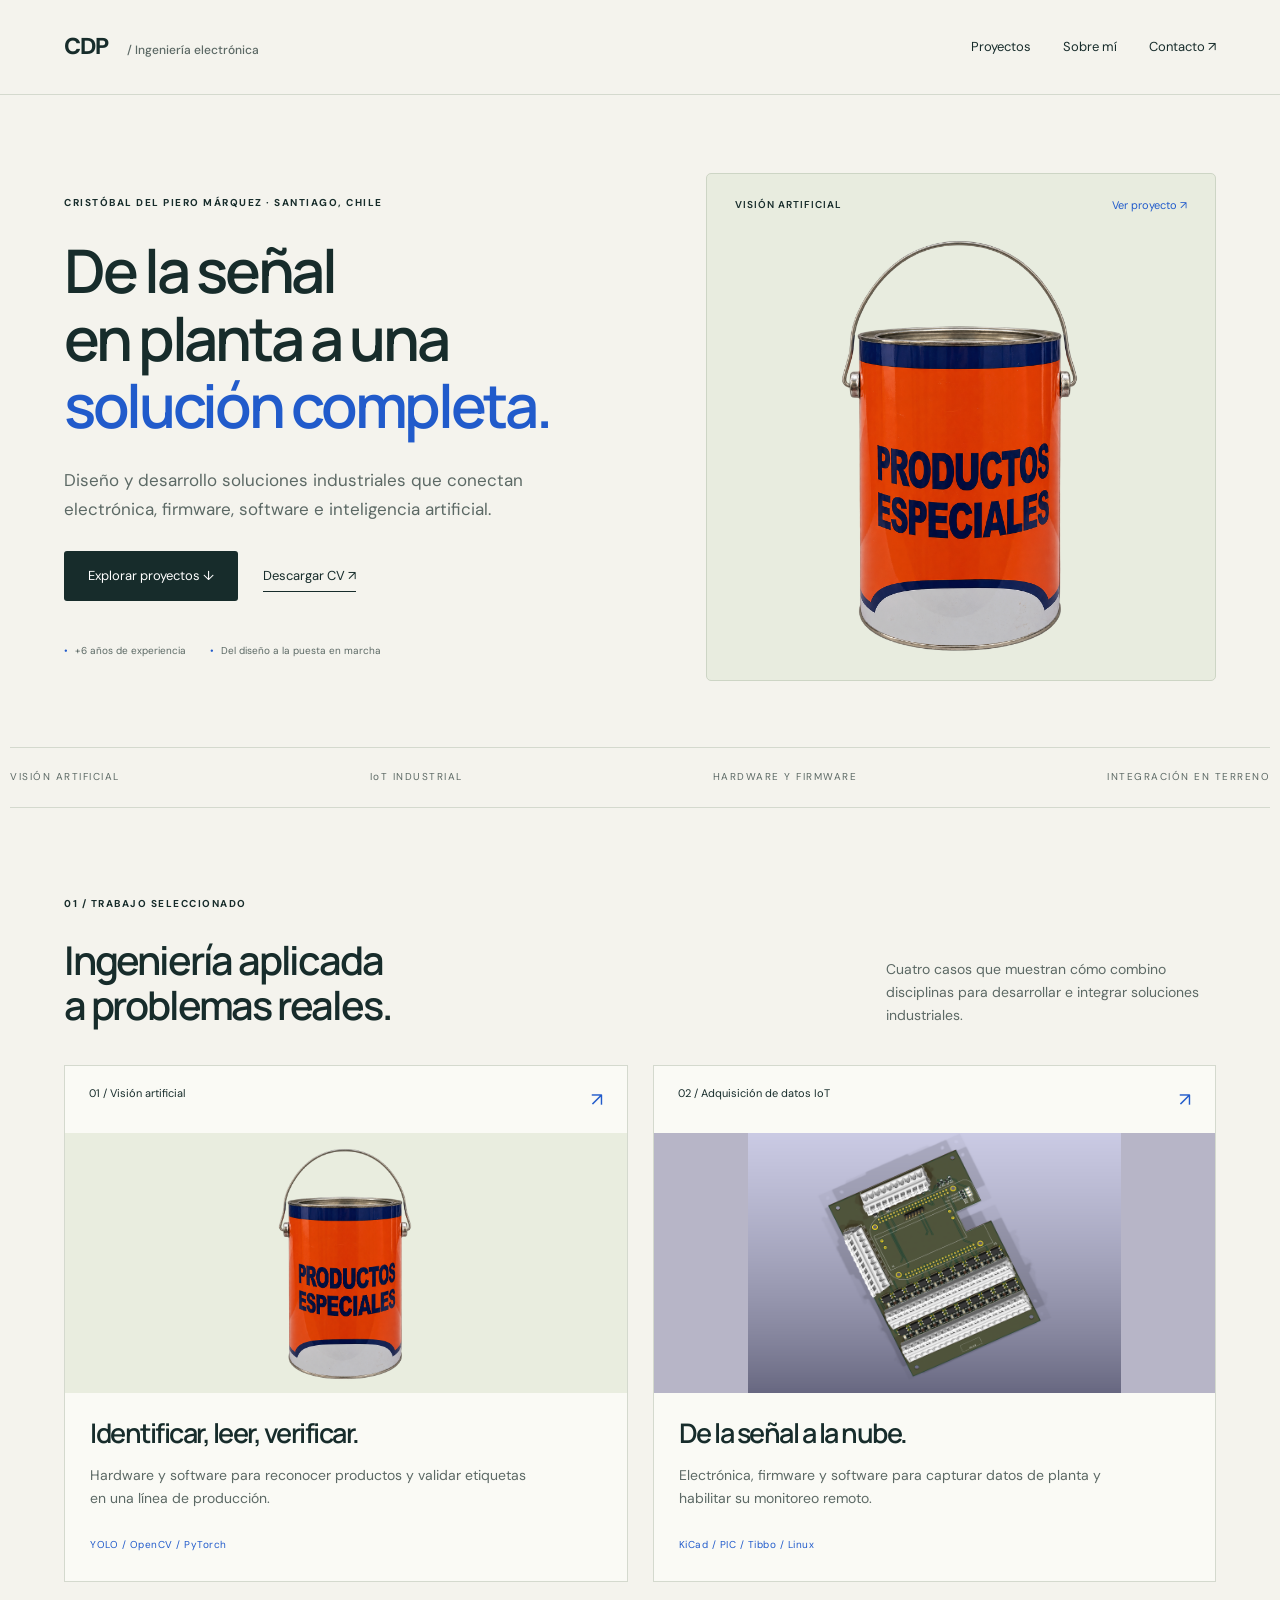
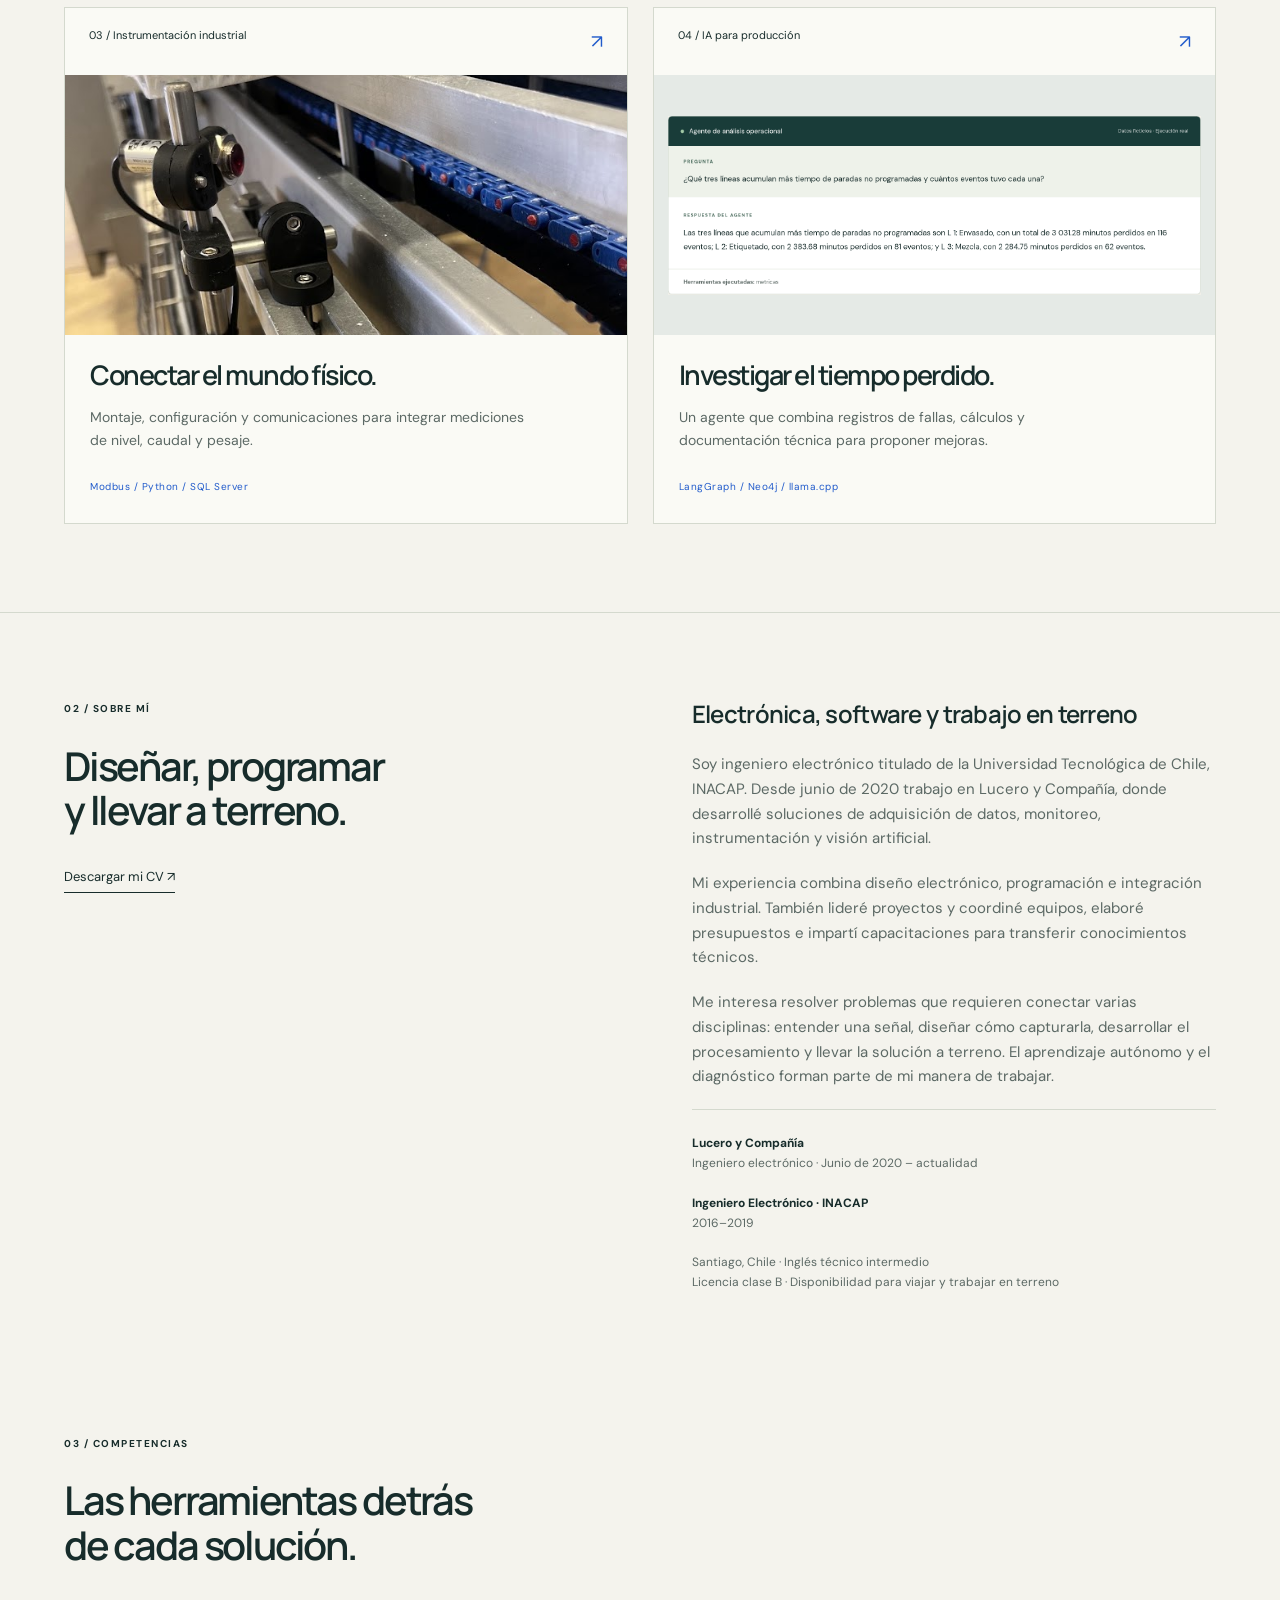
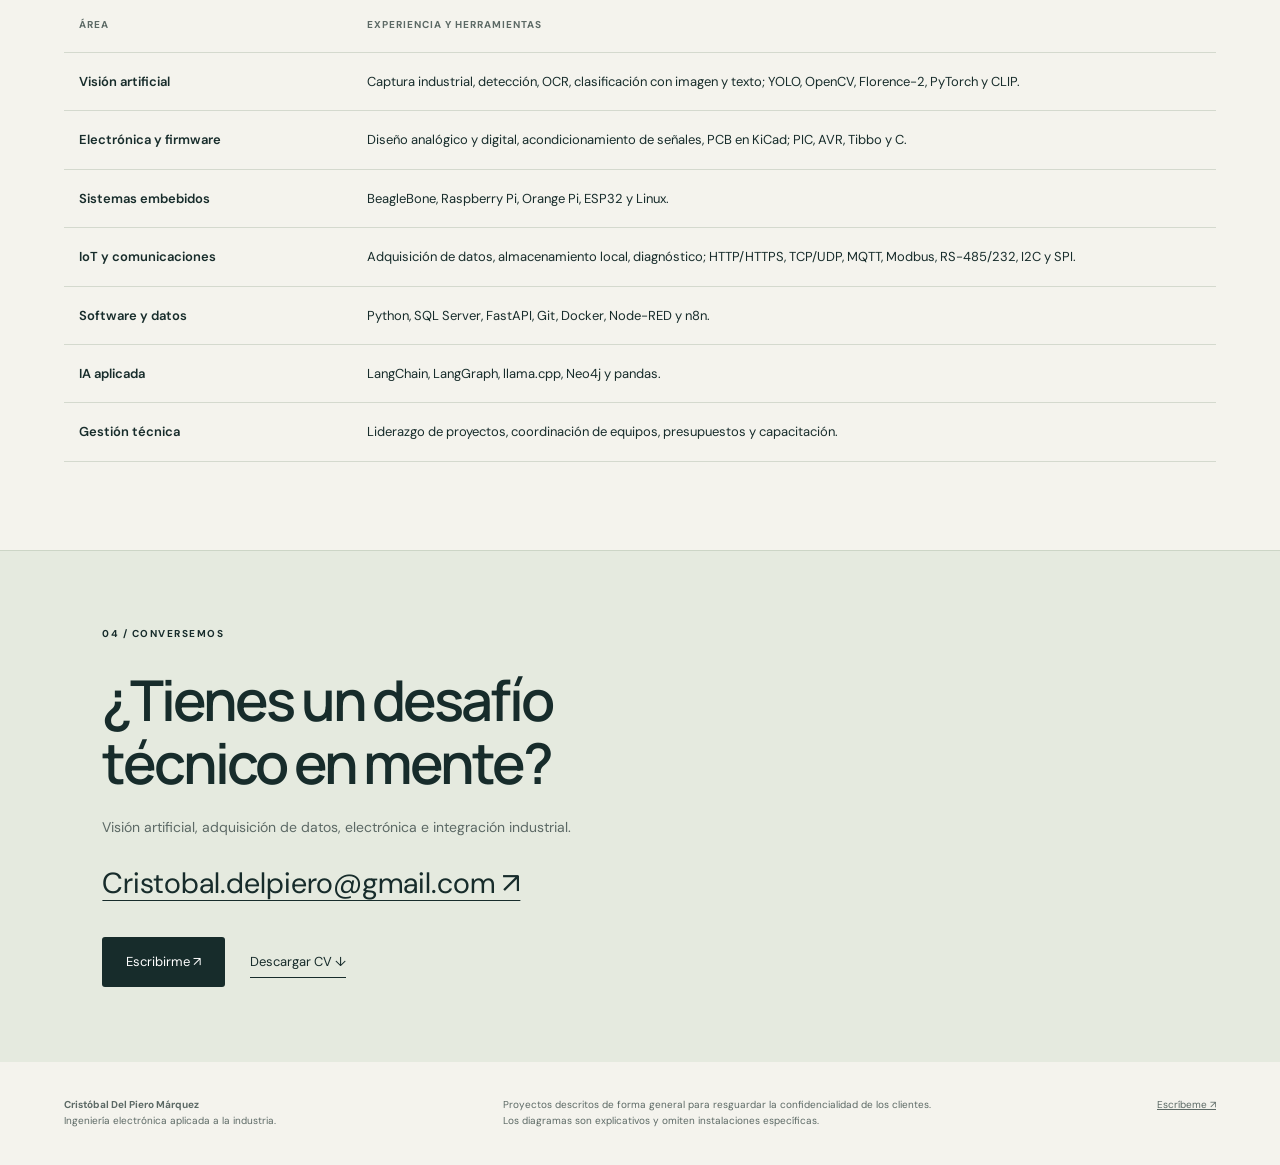
<file: index.html>
<!doctype html><html lang="es"><head><meta charset="utf-8"><meta name="viewport" content="width=device-width,initial-scale=1"><meta name="description" content="Portafolio de Cristóbal Del Piero: visión artificial, electrónica, firmware, IoT e integración industrial."><meta name="theme-color" content="#f4f3ed"><title>Visión artificial, IoT y hardware industrial | Cristóbal Del Piero</title><link rel="stylesheet" href="estilos.css?v=5d9b4b529e"></head><body><a class="skip" href="#contenido">Saltar al contenido</a><header class="header"><a class="brand" href="index.html" aria-label="Inicio">CDP<span> / Ingeniería electrónica</span></a><nav aria-label="Principal"><a href="index.html#proyectos">Proyectos</a><a href="index.html#sobre-mi">Sobre mí</a><a href="index.html#contacto">Contacto <span>↗</span></a></nav></header><main id="contenido"><section class="hero"><div class="hero-copy"><p class="eyebrow">CRISTÓBAL DEL PIERO MÁRQUEZ · SANTIAGO, CHILE</p><h1>De la señal<br>en planta a una<br><em>solución completa.</em></h1><p class="intro">Diseño y desarrollo soluciones industriales que conectan electrónica, firmware, software e inteligencia artificial.</p><div class="actions"><a class="button" href="#proyectos">Explorar proyectos ↓</a><a class="text-link" href="Cristobal_Del_Piero.pdf" download>Descargar CV ↗</a></div><div class="hero-meta"><span>+6 años de experiencia</span><span>Del diseño a la puesta en marcha</span></div></div><a class="hero-project" href="vision.html"><div class="hero-project-heading"><span>VISIÓN ARTIFICIAL</span><span>Ver proyecto ↗</span></div><img src="imagenes/producto-aislado.png?v=66b2db8b5c" alt="Producto del proyecto de visión artificial" loading="eager" fetchpriority="high" decoding="async"></a></section><div class="specialties"><span>VISIÓN ARTIFICIAL</span><span>IoT INDUSTRIAL</span><span>HARDWARE Y FIRMWARE</span><span>INTEGRACIÓN EN TERRENO</span></div><section class="section" id="proyectos"><div class="section-heading"><div><p class="eyebrow">01 / TRABAJO SELECCIONADO</p><h2>Ingeniería aplicada<br>a problemas reales.</h2></div><p>Cuatro casos que muestran cómo combino disciplinas para desarrollar e integrar soluciones industriales.</p></div><div class="projects"><a class="project vision" href="vision.html"><div class="project-heading"><span>01 / Visión artificial</span><span aria-hidden="true">↗</span></div><div class="project-visual has-photo"><img src="imagenes/producto-aislado.png?v=66b2db8b5c" alt="Producto de la demostración de visión artificial" loading="eager"></div><div class="project-copy"><h3>Identificar, leer, verificar.</h3><p>Hardware y software para reconocer productos y validar etiquetas en una línea de producción.</p><small>YOLO / OpenCV / PyTorch</small></div></a><a class="project iot" href="iot.html"><div class="project-heading"><span>02 / Adquisición de datos IoT</span><span aria-hidden="true">↗</span></div><div class="project-visual has-photo"><img src="imagenes/placa-adquisicion.png?v=a7cf947f44" alt="Render de la placa de adquisición para BeagleBone" loading="eager"></div><div class="project-copy"><h3>De la señal a la nube.</h3><p>Electrónica, firmware y software para capturar datos de planta y habilitar su monitoreo remoto.</p><small>KiCad / PIC / Tibbo / Linux</small></div></a><a class="project instrumentacion" href="instrumentacion.html"><div class="project-heading"><span>03 / Instrumentación industrial</span><span aria-hidden="true">↗</span></div><div class="project-visual has-photo"><img src="imagenes/montaje-sensor.png?v=122e4fd3df" alt="Fotografía del montaje de un sensor" loading="eager"></div><div class="project-copy"><h3>Conectar el mundo físico.</h3><p>Montaje, configuración y comunicaciones para integrar mediciones de nivel, caudal y pesaje.</p><small>Modbus / Python / SQL Server</small></div></a><a class="project ia" href="ia.html"><div class="project-heading"><span>04 / IA para producción</span><span aria-hidden="true">↗</span></div><div class="project-visual has-photo"><img src="imagenes/agente-lineas.png?v=88c649ede0" alt="Captura de una respuesta real del agente" loading="eager"></div><div class="project-copy"><h3>Investigar el tiempo perdido.</h3><p>Un agente que combina registros de fallas, cálculos y documentación técnica para proponer mejoras.</p><small>LangGraph / Neo4j / llama.cpp</small></div></a></div></section><section class="section about" id="sobre-mi"><div><p class="eyebrow">02 / SOBRE MÍ</p><h2>Diseñar, programar<br>y llevar a terreno.</h2><a class="text-link" href="Cristobal_Del_Piero.pdf" download>Descargar mi CV ↗</a></div><div class="prose">
<h3>Electrónica, software y trabajo en terreno</h3>
<p>Soy ingeniero electrónico titulado de la Universidad Tecnológica de Chile, INACAP. Desde junio de 2020 trabajo en Lucero y Compañía, donde desarrollé soluciones de adquisición de datos, monitoreo, instrumentación y visión artificial.</p>
<p>Mi experiencia combina diseño electrónico, programación e integración industrial. También lideré proyectos y coordiné equipos, elaboré presupuestos e impartí capacitaciones para transferir conocimientos técnicos.</p>
<p>Me interesa resolver problemas que requieren conectar varias disciplinas: entender una señal, diseñar cómo capturarla, desarrollar el procesamiento y llevar la solución a terreno. El aprendizaje autónomo y el diagnóstico forman parte de mi manera de trabajar.</p>
<div class="facts"><p><strong>Lucero y Compañía</strong><br>Ingeniero electrónico · Junio de 2020 – actualidad</p><p><strong>Ingeniero Electrónico · INACAP</strong><br>2016–2019</p><p>Santiago, Chile · Inglés técnico intermedio<br>Licencia clase B · Disponibilidad para viajar y trabajar en terreno</p></div></div></section><section class="section skills"><p class="eyebrow">03 / COMPETENCIAS</p><h2>Las herramientas detrás<br>de cada solución.</h2><div class="table-wrap">
<table>
<thead>
<tr>
<th>Área</th>
<th>Experiencia y herramientas</th>
</tr>
</thead>
<tbody>
<tr>
<td>Visión artificial</td>
<td>Captura industrial, detección, OCR, clasificación con imagen y texto; YOLO, OpenCV, Florence-2, PyTorch y CLIP.</td>
</tr>
<tr>
<td>Electrónica y firmware</td>
<td>Diseño analógico y digital, acondicionamiento de señales, PCB en KiCad; PIC, AVR, Tibbo y C.</td>
</tr>
<tr>
<td>Sistemas embebidos</td>
<td>BeagleBone, Raspberry Pi, Orange Pi, ESP32 y Linux.</td>
</tr>
<tr>
<td>IoT y comunicaciones</td>
<td>Adquisición de datos, almacenamiento local, diagnóstico; HTTP/HTTPS, TCP/UDP, MQTT, Modbus, RS-485/232, I2C y SPI.</td>
</tr>
<tr>
<td>Software y datos</td>
<td>Python, SQL Server, FastAPI, Git, Docker, Node-RED y n8n.</td>
</tr>
<tr>
<td>IA aplicada</td>
<td>LangChain, LangGraph, llama.cpp, Neo4j y pandas.</td>
</tr>
<tr>
<td>Gestión técnica</td>
<td>Liderazgo de proyectos, coordinación de equipos, presupuestos y capacitación.</td>
</tr>
</tbody>
</table>
</div></section><section class="contact" id="contacto"><p class="eyebrow">04 / CONVERSEMOS</p><h2>¿Tienes un desafío<br>técnico en mente?</h2><p>Visión artificial, adquisición de datos, electrónica e integración industrial.</p><a class="email" href="mailto:Cristobal.delpiero@gmail.com">Cristobal.delpiero@gmail.com ↗</a><div class="actions"><a class="button" href="mailto:Cristobal.delpiero@gmail.com">Escribirme ↗</a><a class="text-link" href="Cristobal_Del_Piero.pdf" download>Descargar CV ↓</a></div></section></main><footer><div><strong>Cristóbal Del Piero Márquez</strong><br>Ingeniería electrónica aplicada a la industria.</div><p>Proyectos descritos de forma general para resguardar la confidencialidad de los clientes.<br>Los diagramas son explicativos y omiten instalaciones específicas.</p><a href="mailto:Cristobal.delpiero@gmail.com">Escríbeme ↗</a></footer></body></html>
</file>
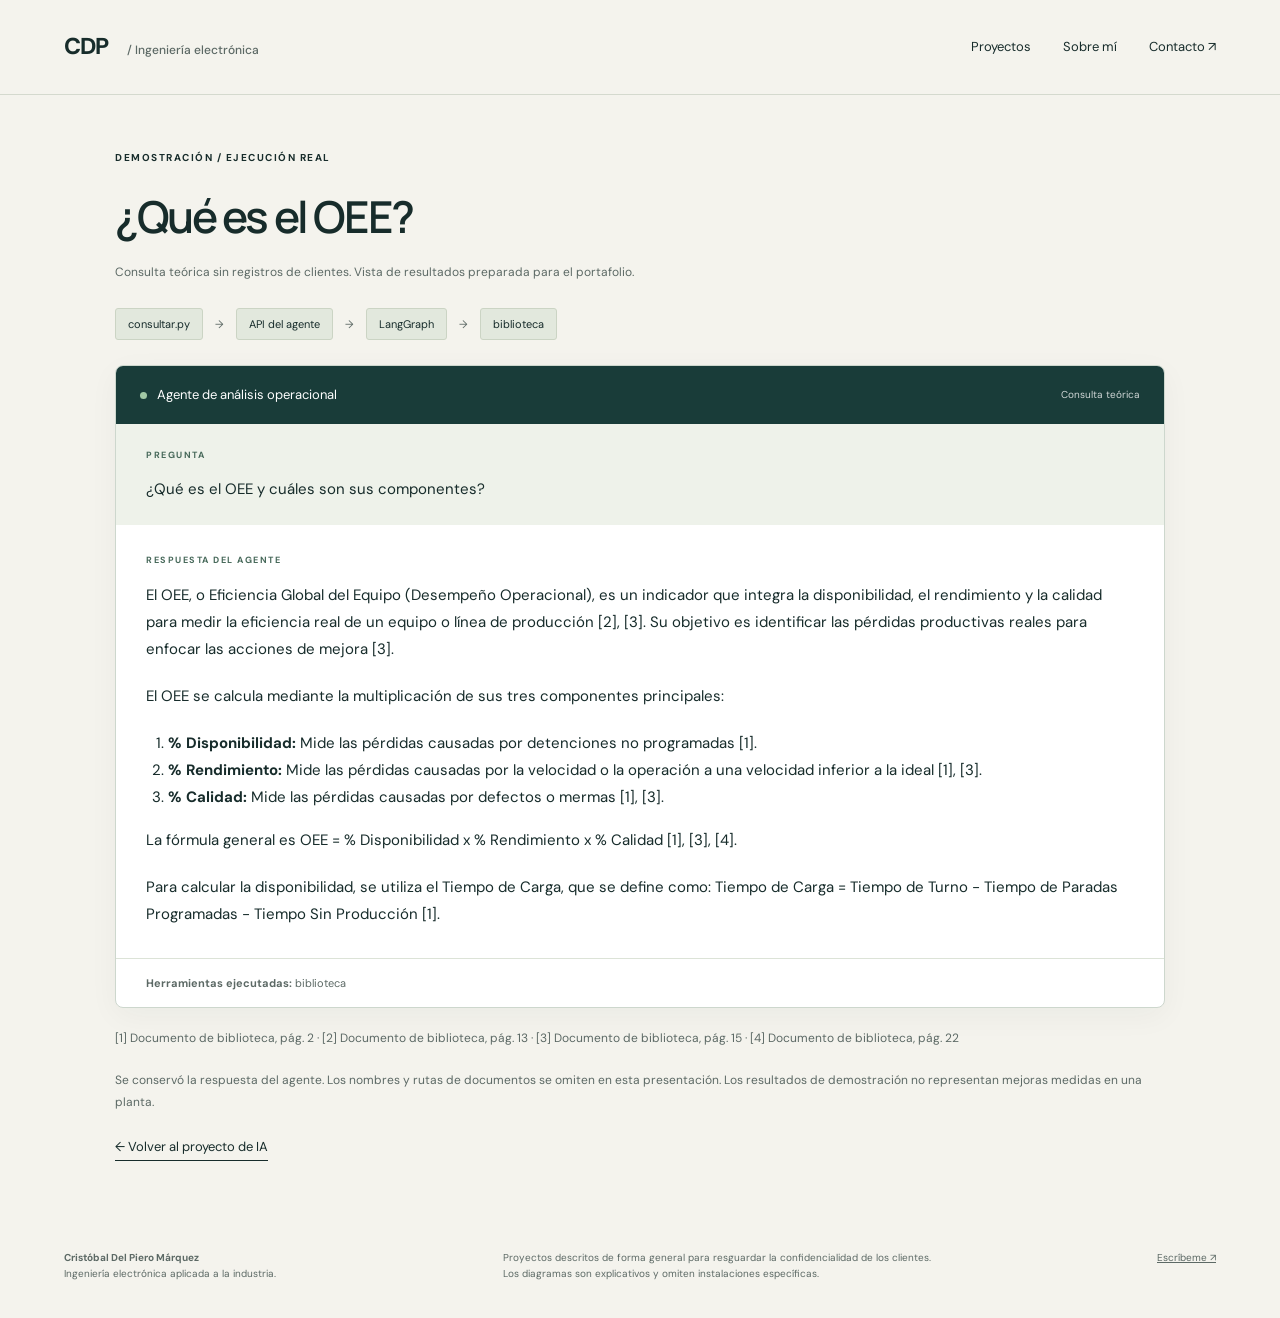
<file: demo-agente-concepto.html>
<!doctype html><html lang="es"><head><meta charset="utf-8"><meta name="viewport" content="width=device-width,initial-scale=1"><meta name="description" content="Portafolio de Cristóbal Del Piero: visión artificial, electrónica, firmware, IoT e integración industrial."><meta name="theme-color" content="#f4f3ed"><title>¿Qué es el OEE? | Cristóbal Del Piero</title><link rel="stylesheet" href="estilos.css?v=5d9b4b529e"></head><body><a class="skip" href="#contenido">Saltar al contenido</a><header class="header"><a class="brand" href="index.html" aria-label="Inicio">CDP<span> / Ingeniería electrónica</span></a><nav aria-label="Principal"><a href="index.html#proyectos">Proyectos</a><a href="index.html#sobre-mi">Sobre mí</a><a href="index.html#contacto">Contacto <span>↗</span></a></nav></header><main id="contenido"><section class="evidence-page"><p class="eyebrow">DEMOSTRACIÓN / EJECUCIÓN REAL</p><h1>¿Qué es el OEE?</h1><p class="evidence-note">Consulta teórica sin registros de clientes. Vista de resultados preparada para el portafolio.</p><div class="execution"><span>consultar.py</span><b>→</b><span>API del agente</span><b>→</b><span>LangGraph</span><b>→</b><span>biblioteca</span></div><div class="evidence-panel" id="captura"><div class="panel-bar"><span class="status-dot"></span> Agente de análisis operacional <span>Consulta teórica</span></div><div class="question"><small>PREGUNTA</small><p>¿Qué es el OEE y cuáles son sus componentes?</p></div><div class="answer"><small>RESPUESTA DEL AGENTE</small><p>El OEE, o Eficiencia Global del Equipo (Desempeño Operacional), es un indicador que integra la disponibilidad, el rendimiento y la calidad para medir la eficiencia real de un equipo o línea de producción [2], [3]. Su objetivo es identificar las pérdidas productivas reales para enfocar las acciones de mejora [3].</p>
<p>El OEE se calcula mediante la multiplicación de sus tres componentes principales:</p>
<ol>
<li><strong>% Disponibilidad:</strong> Mide las pérdidas causadas por detenciones no programadas [1].</li>
<li><strong>% Rendimiento:</strong> Mide las pérdidas causadas por la velocidad o la operación a una velocidad inferior a la ideal [1], [3].</li>
<li><strong>% Calidad:</strong> Mide las pérdidas causadas por defectos o mermas [1], [3].</li>
</ol>
<p>La fórmula general es OEE = % Disponibilidad x % Rendimiento x % Calidad [1], [3], [4].</p>
<p>Para calcular la disponibilidad, se utiliza el Tiempo de Carga, que se define como: Tiempo de Carga = Tiempo de Turno - Tiempo de Paradas Programadas - Tiempo Sin Producción [1].</p>
</div><div class="evidence-tools"><strong>Herramientas ejecutadas:</strong> biblioteca</div></div><p class="evidence-note">[1] Documento de biblioteca, pág. 2 · [2] Documento de biblioteca, pág. 13 · [3] Documento de biblioteca, pág. 15 · [4] Documento de biblioteca, pág. 22</p><p class="evidence-note">Se conservó la respuesta del agente. Los nombres y rutas de documentos se omiten en esta presentación. Los resultados de demostración no representan mejoras medidas en una planta.</p><a class="text-link" href="ia.html">← Volver al proyecto de IA</a></section></main><footer><div><strong>Cristóbal Del Piero Márquez</strong><br>Ingeniería electrónica aplicada a la industria.</div><p>Proyectos descritos de forma general para resguardar la confidencialidad de los clientes.<br>Los diagramas son explicativos y omiten instalaciones específicas.</p><a href="mailto:Cristobal.delpiero@gmail.com">Escríbeme ↗</a></footer></body></html>
</file>
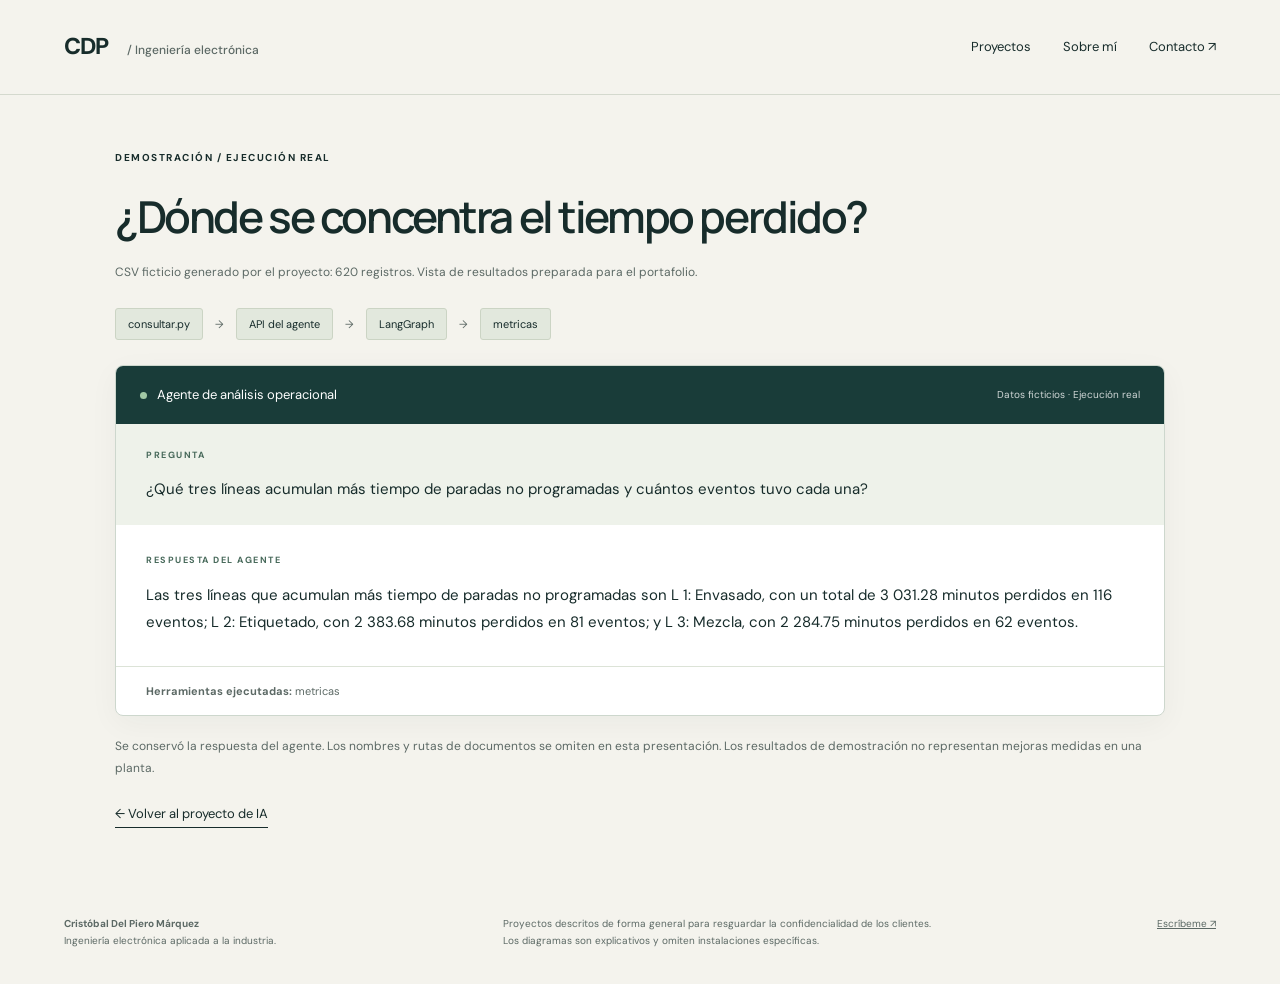
<file: demo-agente-lineas.html>
<!doctype html><html lang="es"><head><meta charset="utf-8"><meta name="viewport" content="width=device-width,initial-scale=1"><meta name="description" content="Portafolio de Cristóbal Del Piero: visión artificial, electrónica, firmware, IoT e integración industrial."><meta name="theme-color" content="#f4f3ed"><title>¿Dónde se concentra el tiempo perdido? | Cristóbal Del Piero</title><link rel="stylesheet" href="estilos.css?v=5d9b4b529e"></head><body><a class="skip" href="#contenido">Saltar al contenido</a><header class="header"><a class="brand" href="index.html" aria-label="Inicio">CDP<span> / Ingeniería electrónica</span></a><nav aria-label="Principal"><a href="index.html#proyectos">Proyectos</a><a href="index.html#sobre-mi">Sobre mí</a><a href="index.html#contacto">Contacto <span>↗</span></a></nav></header><main id="contenido"><section class="evidence-page"><p class="eyebrow">DEMOSTRACIÓN / EJECUCIÓN REAL</p><h1>¿Dónde se concentra el tiempo perdido?</h1><p class="evidence-note">CSV ficticio generado por el proyecto: 620 registros. Vista de resultados preparada para el portafolio.</p><div class="execution"><span>consultar.py</span><b>→</b><span>API del agente</span><b>→</b><span>LangGraph</span><b>→</b><span>metricas</span></div><div class="evidence-panel" id="captura"><div class="panel-bar"><span class="status-dot"></span> Agente de análisis operacional <span>Datos ficticios · Ejecución real</span></div><div class="question"><small>PREGUNTA</small><p>¿Qué tres líneas acumulan más tiempo de paradas no programadas y cuántos eventos tuvo cada una?</p></div><div class="answer"><small>RESPUESTA DEL AGENTE</small><p>Las tres líneas que acumulan más tiempo de paradas no programadas son L 1: Envasado, con un total de 3 031.28 minutos perdidos en 116 eventos; L 2: Etiquetado, con 2 383.68 minutos perdidos en 81 eventos; y L 3: Mezcla, con 2 284.75 minutos perdidos en 62 eventos.</p>
</div><div class="evidence-tools"><strong>Herramientas ejecutadas:</strong> metricas</div></div><p class="evidence-note"></p><p class="evidence-note">Se conservó la respuesta del agente. Los nombres y rutas de documentos se omiten en esta presentación. Los resultados de demostración no representan mejoras medidas en una planta.</p><a class="text-link" href="ia.html">← Volver al proyecto de IA</a></section></main><footer><div><strong>Cristóbal Del Piero Márquez</strong><br>Ingeniería electrónica aplicada a la industria.</div><p>Proyectos descritos de forma general para resguardar la confidencialidad de los clientes.<br>Los diagramas son explicativos y omiten instalaciones específicas.</p><a href="mailto:Cristobal.delpiero@gmail.com">Escríbeme ↗</a></footer></body></html>
</file>
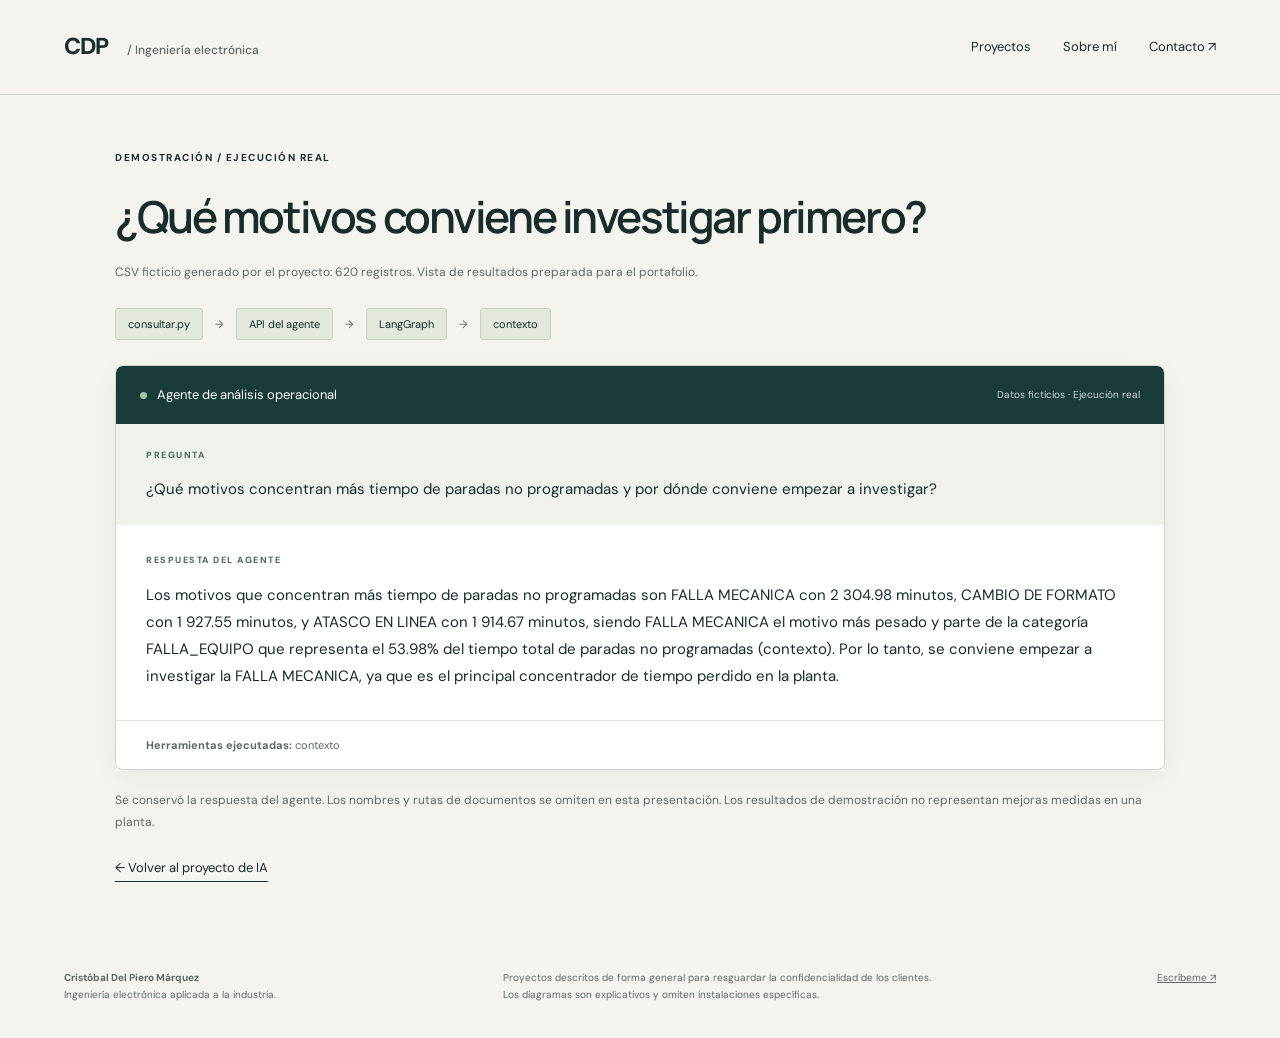
<file: demo-agente-motivos.html>
<!doctype html><html lang="es"><head><meta charset="utf-8"><meta name="viewport" content="width=device-width,initial-scale=1"><meta name="description" content="Portafolio de Cristóbal Del Piero: visión artificial, electrónica, firmware, IoT e integración industrial."><meta name="theme-color" content="#f4f3ed"><title>¿Qué motivos conviene investigar primero? | Cristóbal Del Piero</title><link rel="stylesheet" href="estilos.css?v=5d9b4b529e"></head><body><a class="skip" href="#contenido">Saltar al contenido</a><header class="header"><a class="brand" href="index.html" aria-label="Inicio">CDP<span> / Ingeniería electrónica</span></a><nav aria-label="Principal"><a href="index.html#proyectos">Proyectos</a><a href="index.html#sobre-mi">Sobre mí</a><a href="index.html#contacto">Contacto <span>↗</span></a></nav></header><main id="contenido"><section class="evidence-page"><p class="eyebrow">DEMOSTRACIÓN / EJECUCIÓN REAL</p><h1>¿Qué motivos conviene investigar primero?</h1><p class="evidence-note">CSV ficticio generado por el proyecto: 620 registros. Vista de resultados preparada para el portafolio.</p><div class="execution"><span>consultar.py</span><b>→</b><span>API del agente</span><b>→</b><span>LangGraph</span><b>→</b><span>contexto</span></div><div class="evidence-panel" id="captura"><div class="panel-bar"><span class="status-dot"></span> Agente de análisis operacional <span>Datos ficticios · Ejecución real</span></div><div class="question"><small>PREGUNTA</small><p>¿Qué motivos concentran más tiempo de paradas no programadas y por dónde conviene empezar a investigar?</p></div><div class="answer"><small>RESPUESTA DEL AGENTE</small><p>Los motivos que concentran más tiempo de paradas no programadas son FALLA MECANICA con 2 304.98 minutos, CAMBIO DE FORMATO con 1 927.55 minutos, y ATASCO EN LINEA con 1 914.67 minutos, siendo FALLA MECANICA el motivo más pesado y parte de la categoría FALLA_EQUIPO que representa el 53.98% del tiempo total de paradas no programadas (contexto). Por lo tanto, se conviene empezar a investigar la FALLA MECANICA, ya que es el principal concentrador de tiempo perdido en la planta.</p>
</div><div class="evidence-tools"><strong>Herramientas ejecutadas:</strong> contexto</div></div><p class="evidence-note"></p><p class="evidence-note">Se conservó la respuesta del agente. Los nombres y rutas de documentos se omiten en esta presentación. Los resultados de demostración no representan mejoras medidas en una planta.</p><a class="text-link" href="ia.html">← Volver al proyecto de IA</a></section></main><footer><div><strong>Cristóbal Del Piero Márquez</strong><br>Ingeniería electrónica aplicada a la industria.</div><p>Proyectos descritos de forma general para resguardar la confidencialidad de los clientes.<br>Los diagramas son explicativos y omiten instalaciones específicas.</p><a href="mailto:Cristobal.delpiero@gmail.com">Escríbeme ↗</a></footer></body></html>
</file>
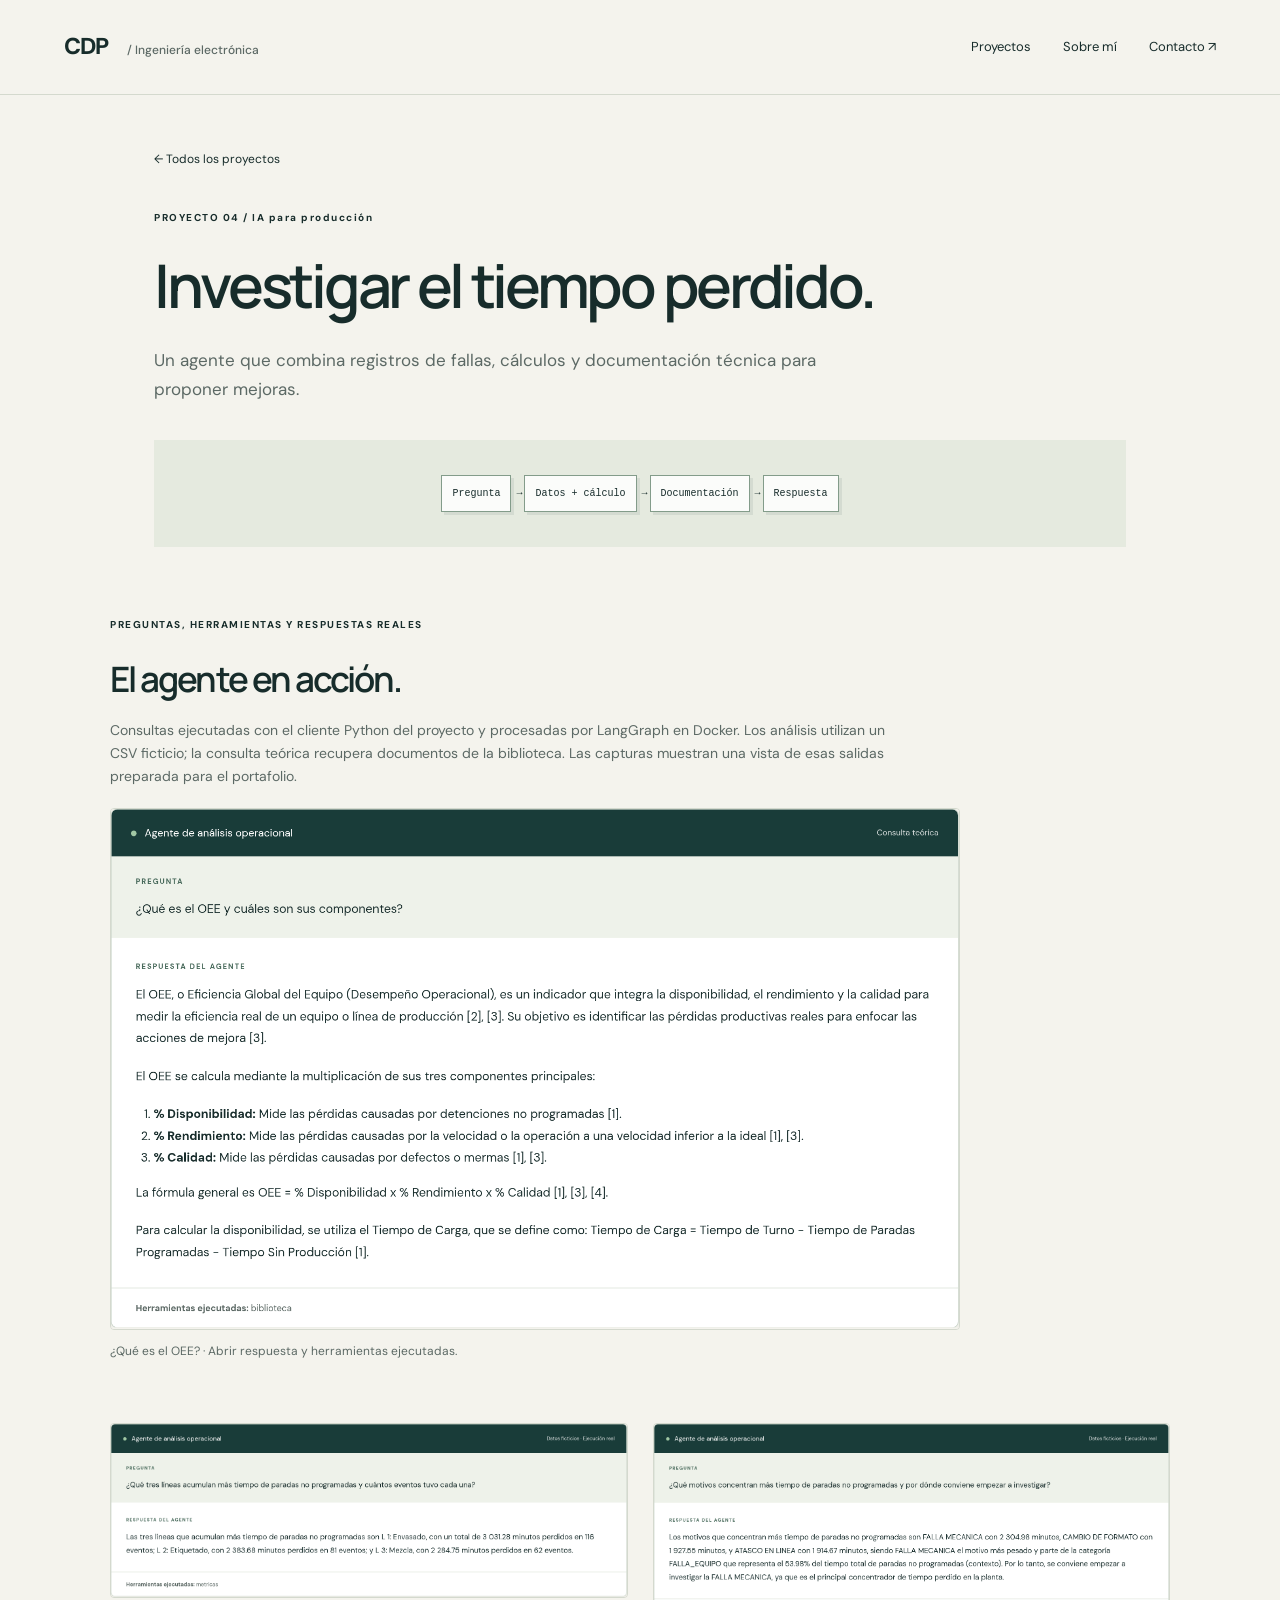
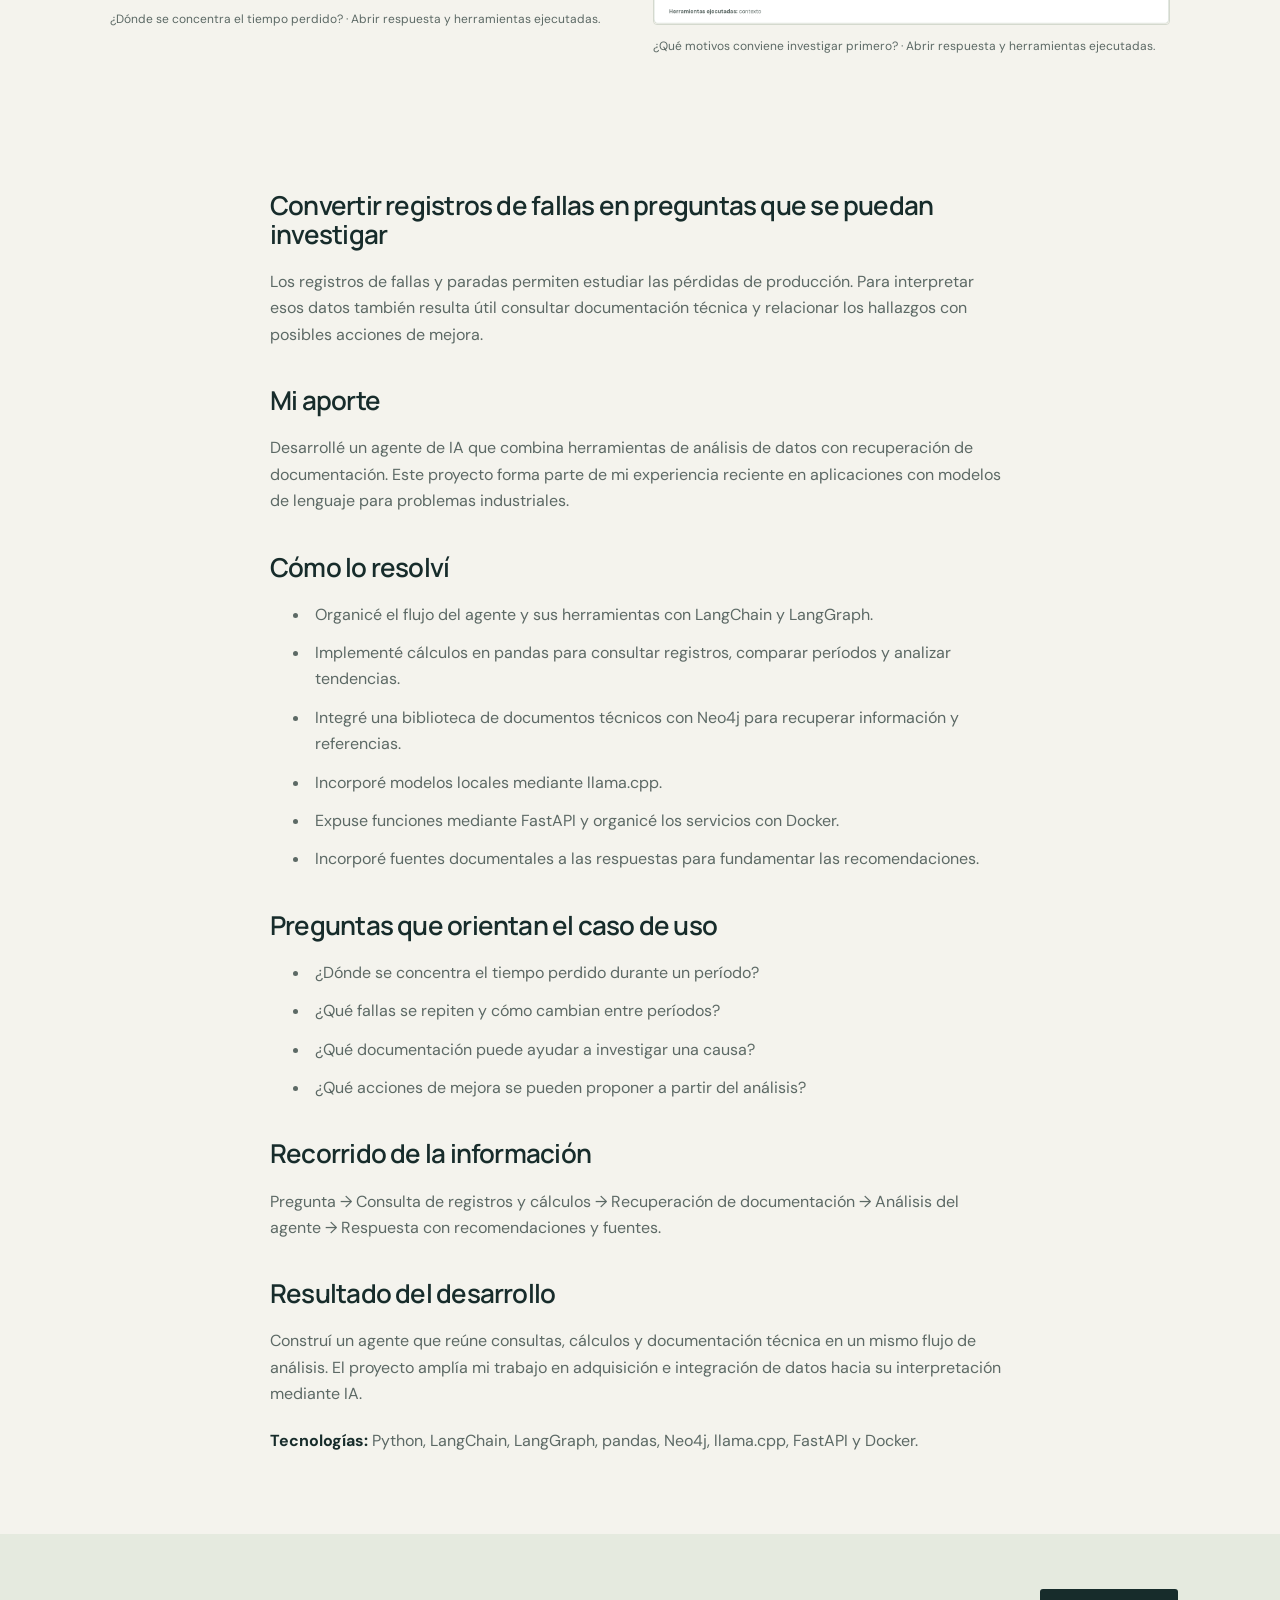
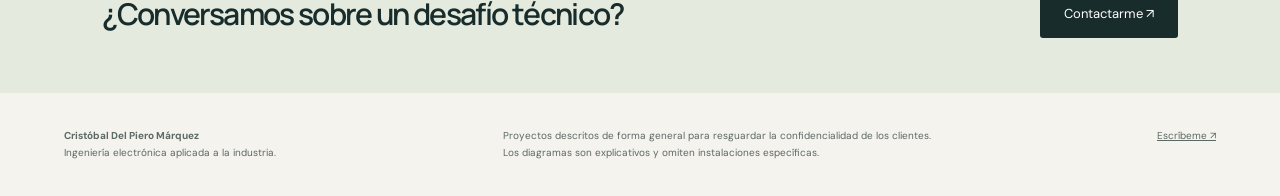
<file: ia.html>
<!doctype html><html lang="es"><head><meta charset="utf-8"><meta name="viewport" content="width=device-width,initial-scale=1"><meta name="description" content="Portafolio de Cristóbal Del Piero: visión artificial, electrónica, firmware, IoT e integración industrial."><meta name="theme-color" content="#f4f3ed"><title>IA para producción | Cristóbal Del Piero</title><link rel="stylesheet" href="estilos.css?v=5d9b4b529e"></head><body><a class="skip" href="#contenido">Saltar al contenido</a><header class="header"><a class="brand" href="index.html" aria-label="Inicio">CDP<span> / Ingeniería electrónica</span></a><nav aria-label="Principal"><a href="index.html#proyectos">Proyectos</a><a href="index.html#sobre-mi">Sobre mí</a><a href="index.html#contacto">Contacto <span>↗</span></a></nav></header><main id="contenido"><section class="case-top"><a class="back" href="index.html#proyectos">← Todos los proyectos</a><p class="eyebrow">PROYECTO 04 / IA para producción</p><h1>Investigar el tiempo perdido.</h1><p class="intro">Un agente que combina registros de fallas, cálculos y documentación técnica para proponer mejoras.</p><div class="flow" aria-label="Flujo de funcionamiento"><span>Pregunta</span><span>Datos + cálculo</span><span>Documentación</span><span>Respuesta</span></div></section><section class="gallery"><p class="eyebrow">PREGUNTAS, HERRAMIENTAS Y RESPUESTAS REALES</p><h2>El agente en acción.</h2><p>Consultas ejecutadas con el cliente Python del proyecto y procesadas por LangGraph en Docker. Los análisis utilizan un CSV ficticio; la consulta teórica recupera documentos de la biblioteca. Las capturas muestran una vista de esas salidas preparada para el portafolio.</p><div class="agent-gallery"><figure><a href="demo-agente-concepto.html"><img src="imagenes/agente-concepto.png?v=74c1e1957a" alt="Pregunta y respuesta real del agente: ¿Qué es el OEE?" loading="lazy"></a><figcaption>¿Qué es el OEE? · Abrir respuesta y herramientas ejecutadas.</figcaption></figure><figure><a href="demo-agente-lineas.html"><img src="imagenes/agente-lineas.png?v=88c649ede0" alt="Pregunta y respuesta real del agente: ¿Dónde se concentra el tiempo perdido?" loading="lazy"></a><figcaption>¿Dónde se concentra el tiempo perdido? · Abrir respuesta y herramientas ejecutadas.</figcaption></figure><figure><a href="demo-agente-motivos.html"><img src="imagenes/agente-motivos.png?v=cd5e0b7e45" alt="Pregunta y respuesta real del agente: ¿Qué motivos conviene investigar primero?" loading="lazy"></a><figcaption>¿Qué motivos conviene investigar primero? · Abrir respuesta y herramientas ejecutadas.</figcaption></figure></div></section><article class="case-copy">
<h3>Convertir registros de fallas en preguntas que se puedan investigar</h3>
<p>Los registros de fallas y paradas permiten estudiar las pérdidas de producción. Para interpretar esos datos también resulta útil consultar documentación técnica y relacionar los hallazgos con posibles acciones de mejora.</p>
<h3>Mi aporte</h3>
<p>Desarrollé un agente de IA que combina herramientas de análisis de datos con recuperación de documentación. Este proyecto forma parte de mi experiencia reciente en aplicaciones con modelos de lenguaje para problemas industriales.</p>
<h3>Cómo lo resolví</h3>
<ul>
<li>Organicé el flujo del agente y sus herramientas con LangChain y LangGraph.</li>
<li>Implementé cálculos en pandas para consultar registros, comparar períodos y analizar tendencias.</li>
<li>Integré una biblioteca de documentos técnicos con Neo4j para recuperar información y referencias.</li>
<li>Incorporé modelos locales mediante llama.cpp.</li>
<li>Expuse funciones mediante FastAPI y organicé los servicios con Docker.</li>
<li>Incorporé fuentes documentales a las respuestas para fundamentar las recomendaciones.</li>
</ul>
<h3>Preguntas que orientan el caso de uso</h3>
<ul>
<li>¿Dónde se concentra el tiempo perdido durante un período?</li>
<li>¿Qué fallas se repiten y cómo cambian entre períodos?</li>
<li>¿Qué documentación puede ayudar a investigar una causa?</li>
<li>¿Qué acciones de mejora se pueden proponer a partir del análisis?</li>
</ul>
<h3>Recorrido de la información</h3>
<p>Pregunta → Consulta de registros y cálculos → Recuperación de documentación → Análisis del agente → Respuesta con recomendaciones y fuentes.</p>
<h3>Resultado del desarrollo</h3>
<p>Construí un agente que reúne consultas, cálculos y documentación técnica en un mismo flujo de análisis. El proyecto amplía mi trabajo en adquisición e integración de datos hacia su interpretación mediante IA.</p>
<p><strong>Tecnologías:</strong> Python, LangChain, LangGraph, pandas, Neo4j, llama.cpp, FastAPI y Docker.</p>
</article><section class="next"><h2>¿Conversamos sobre un desafío técnico?</h2><a class="button" href="mailto:Cristobal.delpiero@gmail.com">Contactarme ↗</a></section></main><footer><div><strong>Cristóbal Del Piero Márquez</strong><br>Ingeniería electrónica aplicada a la industria.</div><p>Proyectos descritos de forma general para resguardar la confidencialidad de los clientes.<br>Los diagramas son explicativos y omiten instalaciones específicas.</p><a href="mailto:Cristobal.delpiero@gmail.com">Escríbeme ↗</a></footer></body></html>
</file>
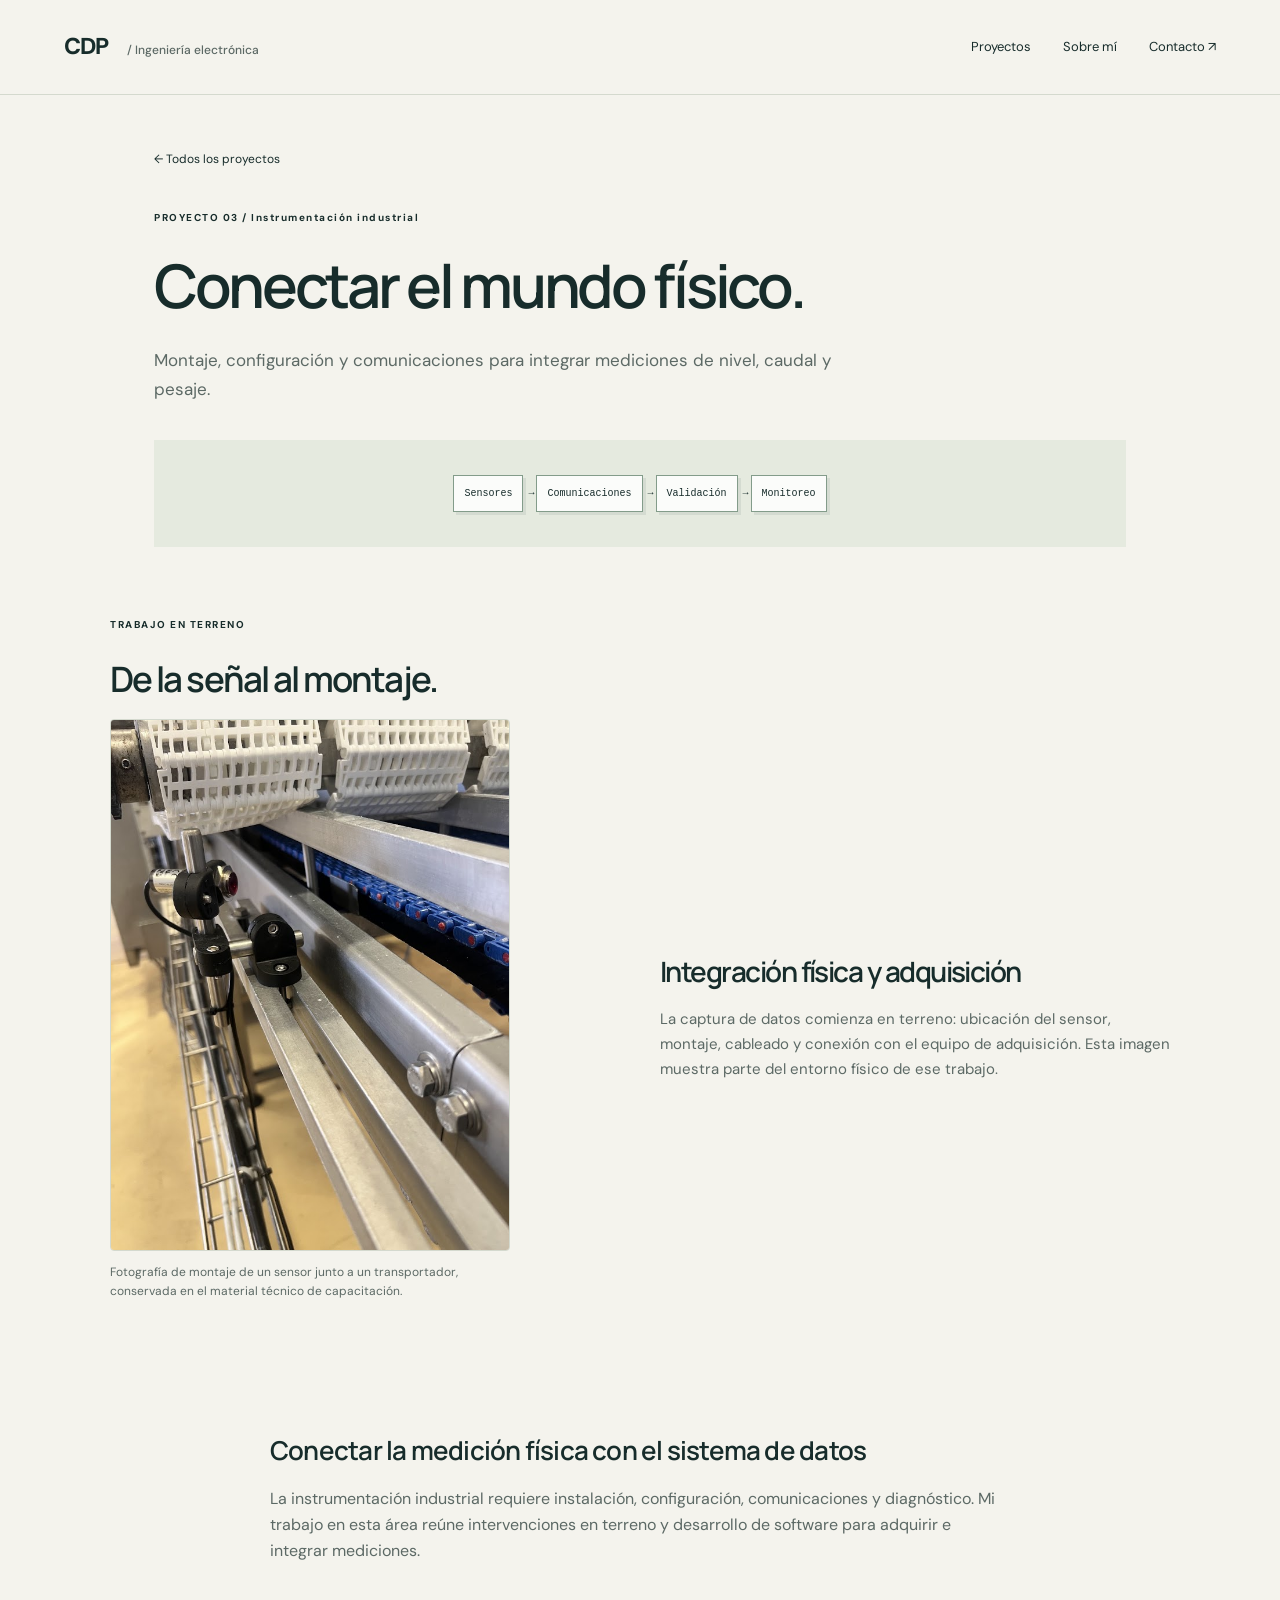
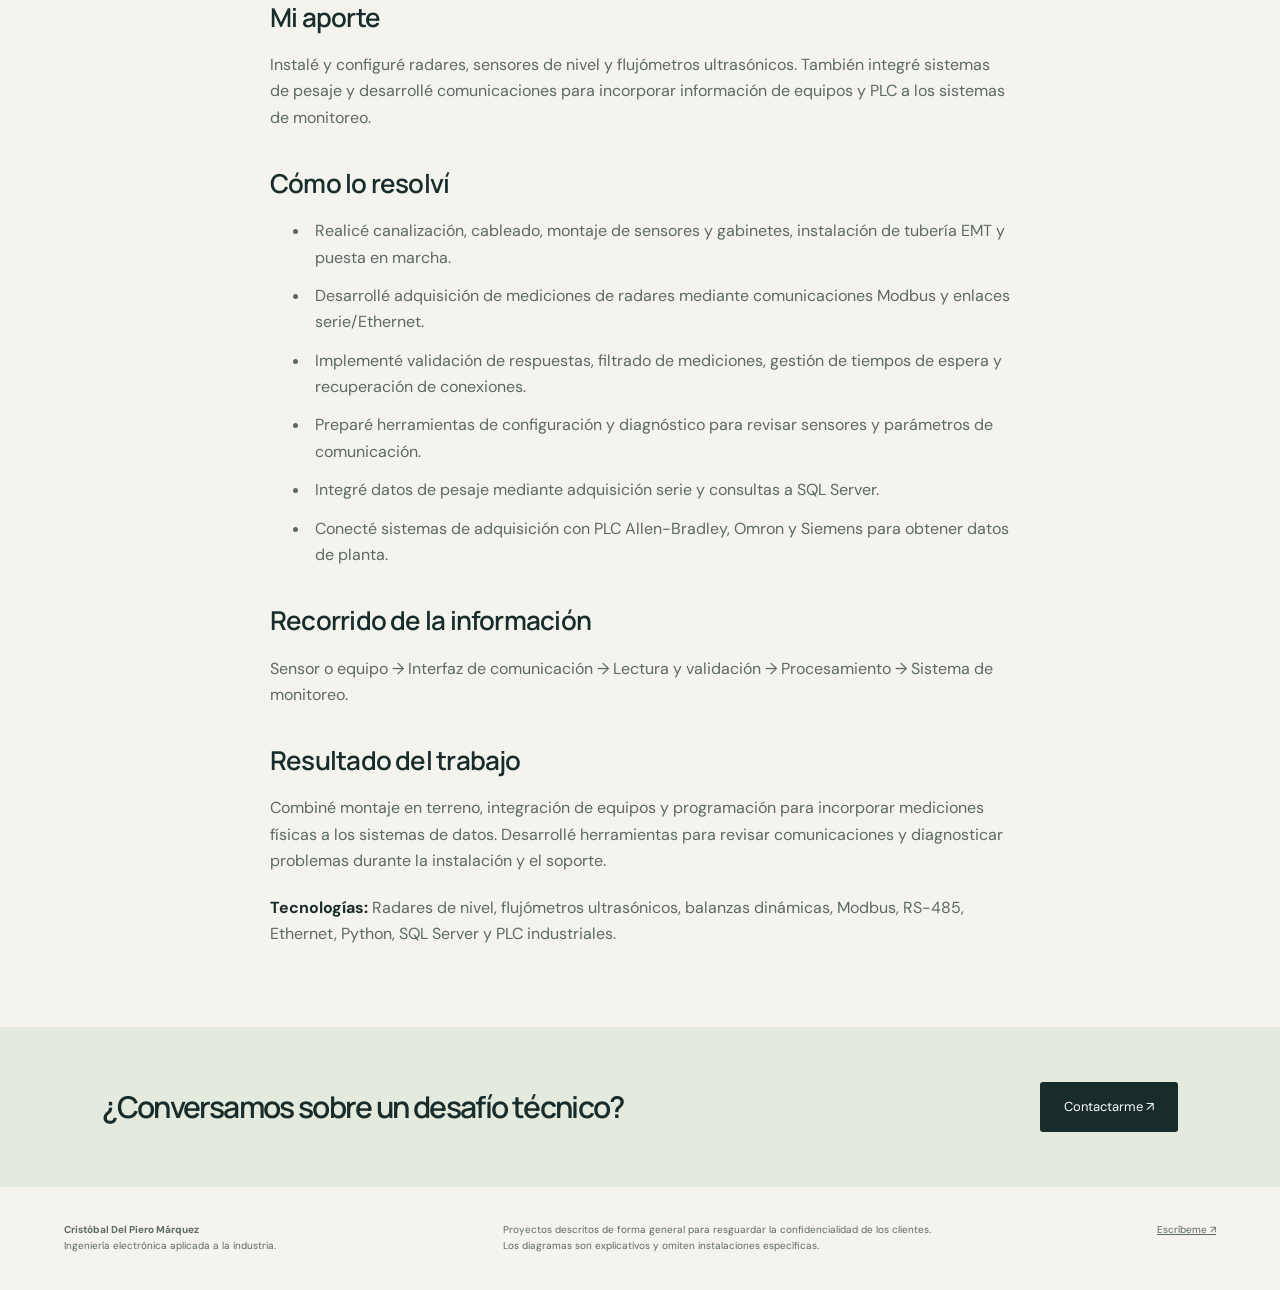
<file: instrumentacion.html>
<!doctype html><html lang="es"><head><meta charset="utf-8"><meta name="viewport" content="width=device-width,initial-scale=1"><meta name="description" content="Portafolio de Cristóbal Del Piero: visión artificial, electrónica, firmware, IoT e integración industrial."><meta name="theme-color" content="#f4f3ed"><title>Instrumentación industrial | Cristóbal Del Piero</title><link rel="stylesheet" href="estilos.css?v=5d9b4b529e"></head><body><a class="skip" href="#contenido">Saltar al contenido</a><header class="header"><a class="brand" href="index.html" aria-label="Inicio">CDP<span> / Ingeniería electrónica</span></a><nav aria-label="Principal"><a href="index.html#proyectos">Proyectos</a><a href="index.html#sobre-mi">Sobre mí</a><a href="index.html#contacto">Contacto <span>↗</span></a></nav></header><main id="contenido"><section class="case-top"><a class="back" href="index.html#proyectos">← Todos los proyectos</a><p class="eyebrow">PROYECTO 03 / Instrumentación industrial</p><h1>Conectar el mundo físico.</h1><p class="intro">Montaje, configuración y comunicaciones para integrar mediciones de nivel, caudal y pesaje.</p><div class="flow" aria-label="Flujo de funcionamiento"><span>Sensores</span><span>Comunicaciones</span><span>Validación</span><span>Monitoreo</span></div></section><section class="gallery"><p class="eyebrow">TRABAJO EN TERRENO</p><h2>De la señal al montaje.</h2><div class="photo-story"><figure><a href="imagenes/montaje-sensor.png?v=122e4fd3df"><img src="imagenes/montaje-sensor.png?v=122e4fd3df" alt="Sensor óptico instalado junto a un transportador industrial" loading="lazy"></a><figcaption>Fotografía de montaje de un sensor junto a un transportador, conservada en el material técnico de capacitación.</figcaption></figure><div><h3>Integración física y adquisición</h3><p>La captura de datos comienza en terreno: ubicación del sensor, montaje, cableado y conexión con el equipo de adquisición. Esta imagen muestra parte del entorno físico de ese trabajo.</p></div></div></section><article class="case-copy">
<h3>Conectar la medición física con el sistema de datos</h3>
<p>La instrumentación industrial requiere instalación, configuración, comunicaciones y diagnóstico. Mi trabajo en esta área reúne intervenciones en terreno y desarrollo de software para adquirir e integrar mediciones.</p>
<h3>Mi aporte</h3>
<p>Instalé y configuré radares, sensores de nivel y flujómetros ultrasónicos. También integré sistemas de pesaje y desarrollé comunicaciones para incorporar información de equipos y PLC a los sistemas de monitoreo.</p>
<h3>Cómo lo resolví</h3>
<ul>
<li>Realicé canalización, cableado, montaje de sensores y gabinetes, instalación de tubería EMT y puesta en marcha.</li>
<li>Desarrollé adquisición de mediciones de radares mediante comunicaciones Modbus y enlaces serie/Ethernet.</li>
<li>Implementé validación de respuestas, filtrado de mediciones, gestión de tiempos de espera y recuperación de conexiones.</li>
<li>Preparé herramientas de configuración y diagnóstico para revisar sensores y parámetros de comunicación.</li>
<li>Integré datos de pesaje mediante adquisición serie y consultas a SQL Server.</li>
<li>Conecté sistemas de adquisición con PLC Allen-Bradley, Omron y Siemens para obtener datos de planta.</li>
</ul>
<h3>Recorrido de la información</h3>
<p>Sensor o equipo → Interfaz de comunicación → Lectura y validación → Procesamiento → Sistema de monitoreo.</p>
<h3>Resultado del trabajo</h3>
<p>Combiné montaje en terreno, integración de equipos y programación para incorporar mediciones físicas a los sistemas de datos. Desarrollé herramientas para revisar comunicaciones y diagnosticar problemas durante la instalación y el soporte.</p>
<p><strong>Tecnologías:</strong> Radares de nivel, flujómetros ultrasónicos, balanzas dinámicas, Modbus, RS-485, Ethernet, Python, SQL Server y PLC industriales.</p>
</article><section class="next"><h2>¿Conversamos sobre un desafío técnico?</h2><a class="button" href="mailto:Cristobal.delpiero@gmail.com">Contactarme ↗</a></section></main><footer><div><strong>Cristóbal Del Piero Márquez</strong><br>Ingeniería electrónica aplicada a la industria.</div><p>Proyectos descritos de forma general para resguardar la confidencialidad de los clientes.<br>Los diagramas son explicativos y omiten instalaciones específicas.</p><a href="mailto:Cristobal.delpiero@gmail.com">Escríbeme ↗</a></footer></body></html>
</file>
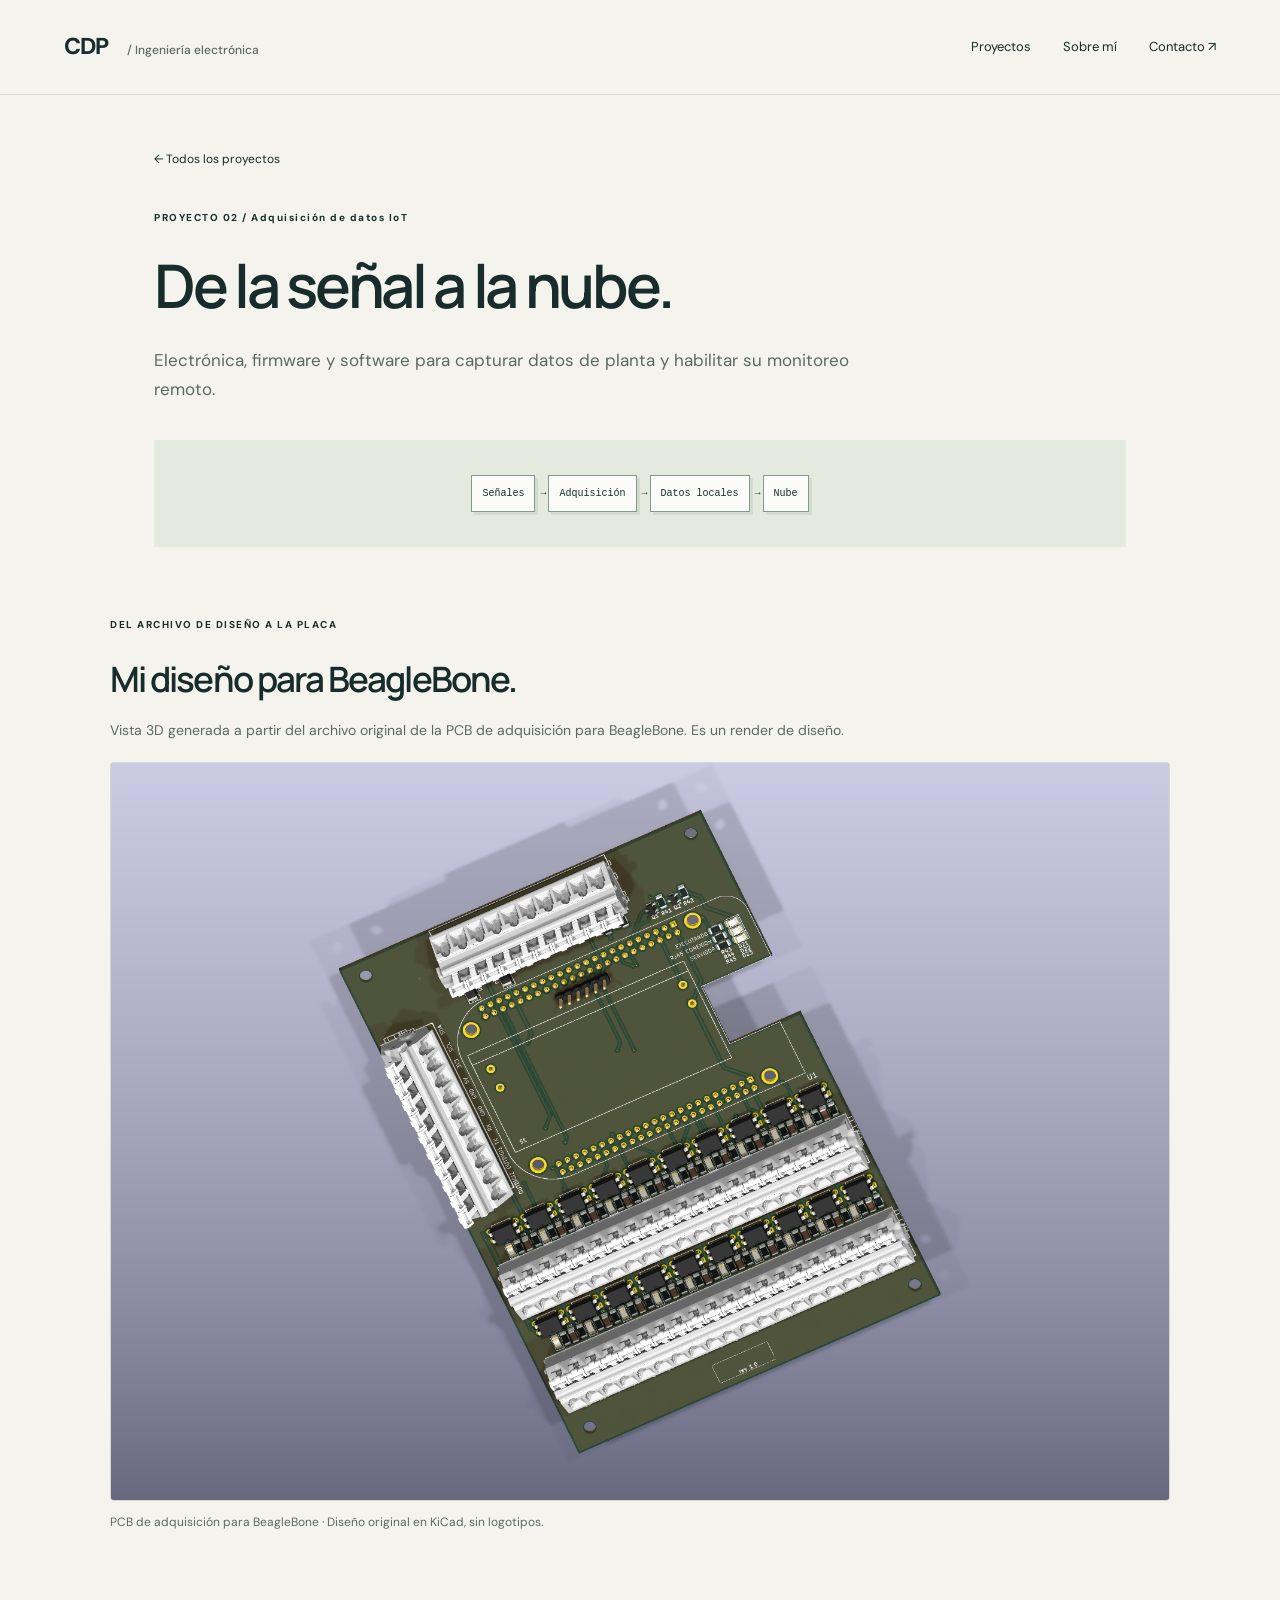
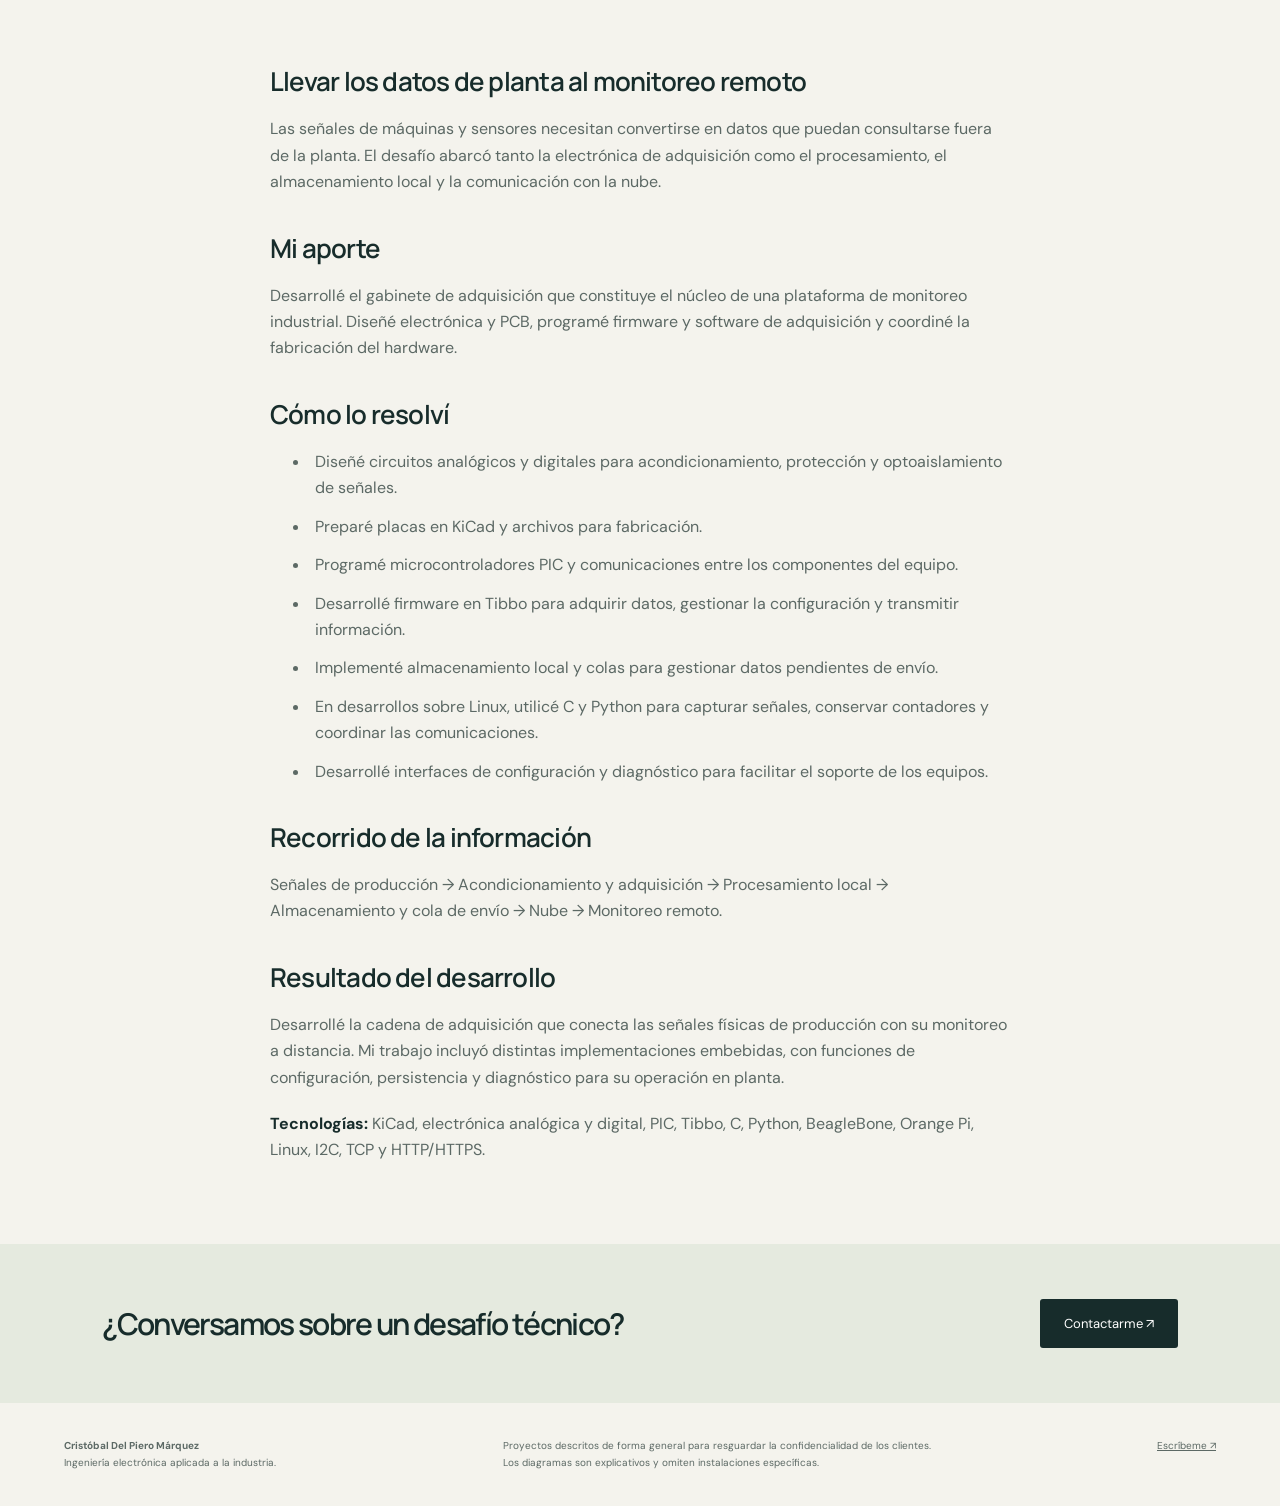
<file: iot.html>
<!doctype html><html lang="es"><head><meta charset="utf-8"><meta name="viewport" content="width=device-width,initial-scale=1"><meta name="description" content="Portafolio de Cristóbal Del Piero: visión artificial, electrónica, firmware, IoT e integración industrial."><meta name="theme-color" content="#f4f3ed"><title>Adquisición de datos IoT | Cristóbal Del Piero</title><link rel="stylesheet" href="estilos.css?v=5d9b4b529e"></head><body><a class="skip" href="#contenido">Saltar al contenido</a><header class="header"><a class="brand" href="index.html" aria-label="Inicio">CDP<span> / Ingeniería electrónica</span></a><nav aria-label="Principal"><a href="index.html#proyectos">Proyectos</a><a href="index.html#sobre-mi">Sobre mí</a><a href="index.html#contacto">Contacto <span>↗</span></a></nav></header><main id="contenido"><section class="case-top"><a class="back" href="index.html#proyectos">← Todos los proyectos</a><p class="eyebrow">PROYECTO 02 / Adquisición de datos IoT</p><h1>De la señal a la nube.</h1><p class="intro">Electrónica, firmware y software para capturar datos de planta y habilitar su monitoreo remoto.</p><div class="flow" aria-label="Flujo de funcionamiento"><span>Señales</span><span>Adquisición</span><span>Datos locales</span><span>Nube</span></div></section><section class="gallery"><p class="eyebrow">DEL ARCHIVO DE DISEÑO A LA PLACA</p><h2>Mi diseño para BeagleBone.</h2><p>Vista 3D generada a partir del archivo original de la PCB de adquisición para BeagleBone. Es un render de diseño.</p><div class="gallery-grid"><figure><a href="imagenes/placa-adquisicion.png?v=a7cf947f44"><img src="imagenes/placa-adquisicion.png?v=a7cf947f44" alt="Vista 3D de la placa de adquisición para BeagleBone" loading="lazy"></a><figcaption>PCB de adquisición para BeagleBone · Diseño original en KiCad, sin logotipos.</figcaption></figure></div></section><article class="case-copy">
<h3>Llevar los datos de planta al monitoreo remoto</h3>
<p>Las señales de máquinas y sensores necesitan convertirse en datos que puedan consultarse fuera de la planta. El desafío abarcó tanto la electrónica de adquisición como el procesamiento, el almacenamiento local y la comunicación con la nube.</p>
<h3>Mi aporte</h3>
<p>Desarrollé el gabinete de adquisición que constituye el núcleo de una plataforma de monitoreo industrial. Diseñé electrónica y PCB, programé firmware y software de adquisición y coordiné la fabricación del hardware.</p>
<h3>Cómo lo resolví</h3>
<ul>
<li>Diseñé circuitos analógicos y digitales para acondicionamiento, protección y optoaislamiento de señales.</li>
<li>Preparé placas en KiCad y archivos para fabricación.</li>
<li>Programé microcontroladores PIC y comunicaciones entre los componentes del equipo.</li>
<li>Desarrollé firmware en Tibbo para adquirir datos, gestionar la configuración y transmitir información.</li>
<li>Implementé almacenamiento local y colas para gestionar datos pendientes de envío.</li>
<li>En desarrollos sobre Linux, utilicé C y Python para capturar señales, conservar contadores y coordinar las comunicaciones.</li>
<li>Desarrollé interfaces de configuración y diagnóstico para facilitar el soporte de los equipos.</li>
</ul>
<h3>Recorrido de la información</h3>
<p>Señales de producción → Acondicionamiento y adquisición → Procesamiento local → Almacenamiento y cola de envío → Nube → Monitoreo remoto.</p>
<h3>Resultado del desarrollo</h3>
<p>Desarrollé la cadena de adquisición que conecta las señales físicas de producción con su monitoreo a distancia. Mi trabajo incluyó distintas implementaciones embebidas, con funciones de configuración, persistencia y diagnóstico para su operación en planta.</p>
<p><strong>Tecnologías:</strong> KiCad, electrónica analógica y digital, PIC, Tibbo, C, Python, BeagleBone, Orange Pi, Linux, I2C, TCP y HTTP/HTTPS.</p>
</article><section class="next"><h2>¿Conversamos sobre un desafío técnico?</h2><a class="button" href="mailto:Cristobal.delpiero@gmail.com">Contactarme ↗</a></section></main><footer><div><strong>Cristóbal Del Piero Márquez</strong><br>Ingeniería electrónica aplicada a la industria.</div><p>Proyectos descritos de forma general para resguardar la confidencialidad de los clientes.<br>Los diagramas son explicativos y omiten instalaciones específicas.</p><a href="mailto:Cristobal.delpiero@gmail.com">Escríbeme ↗</a></footer></body></html>
</file>
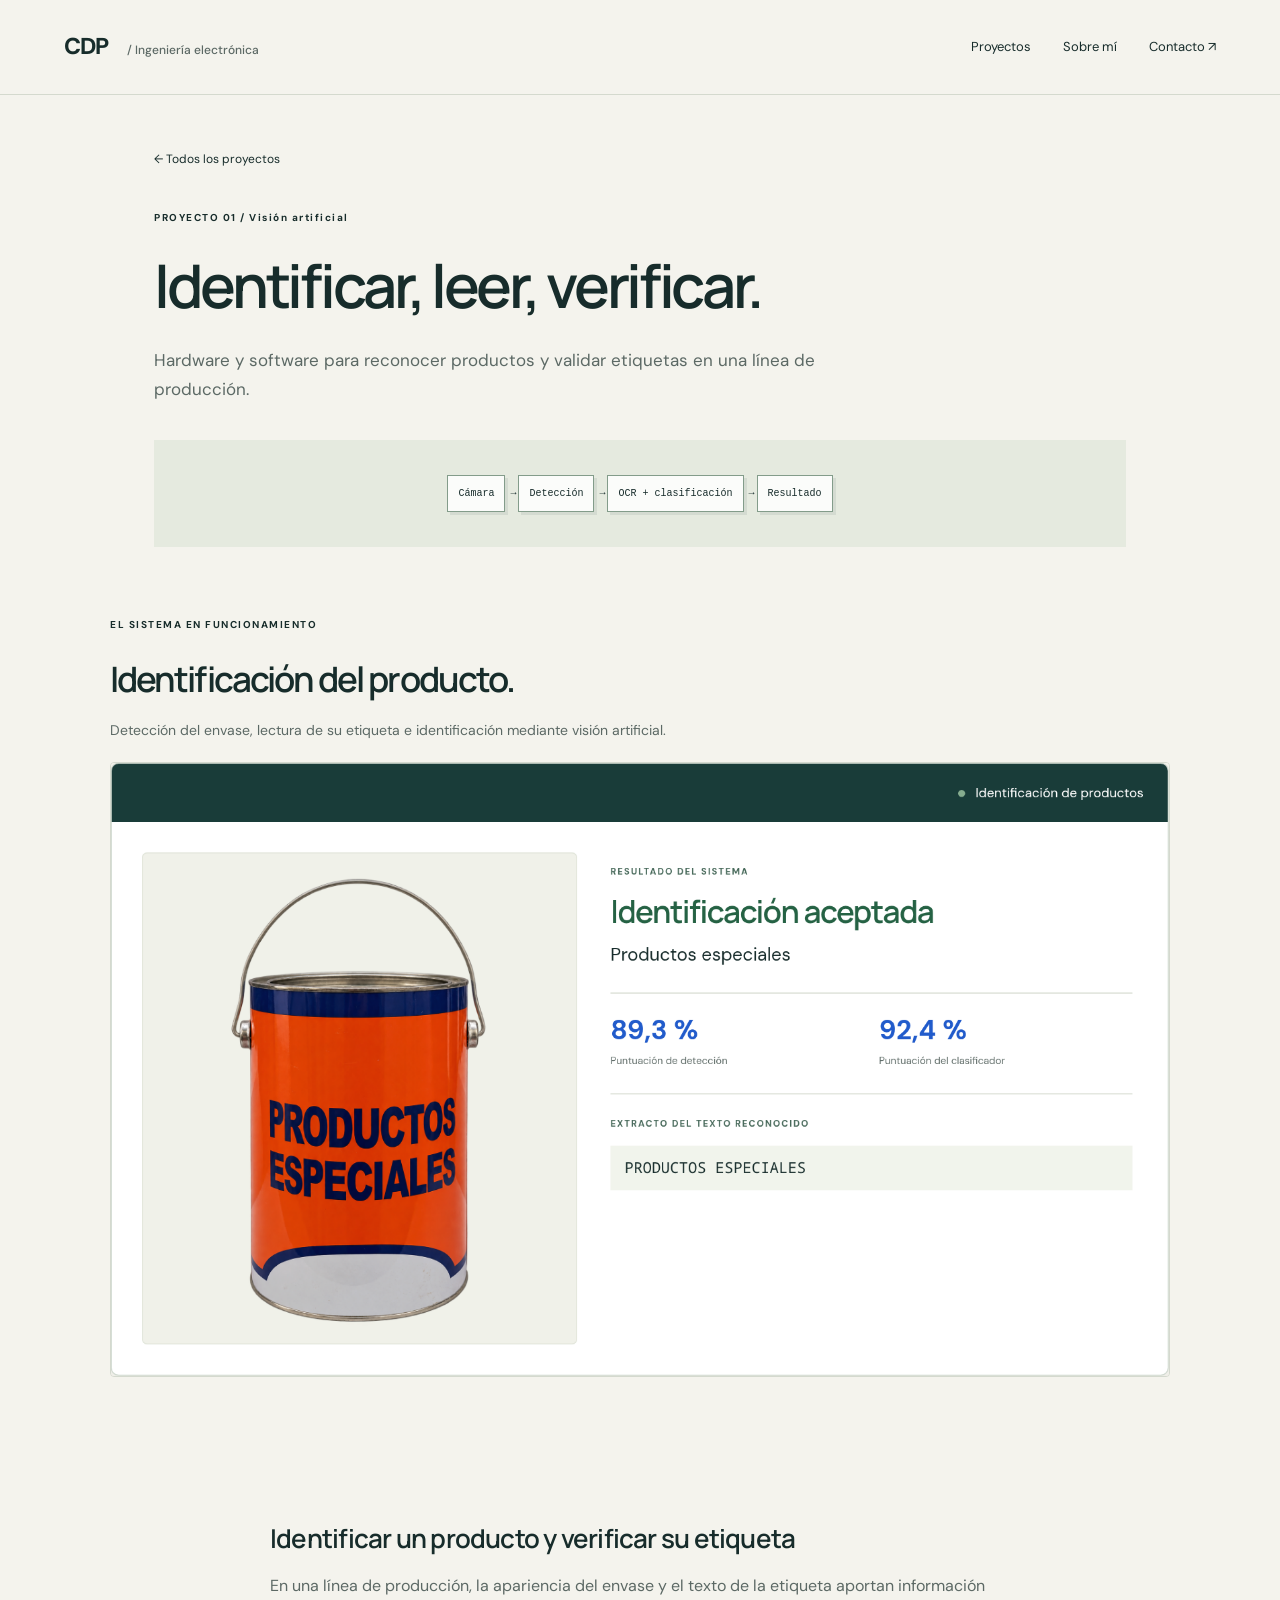
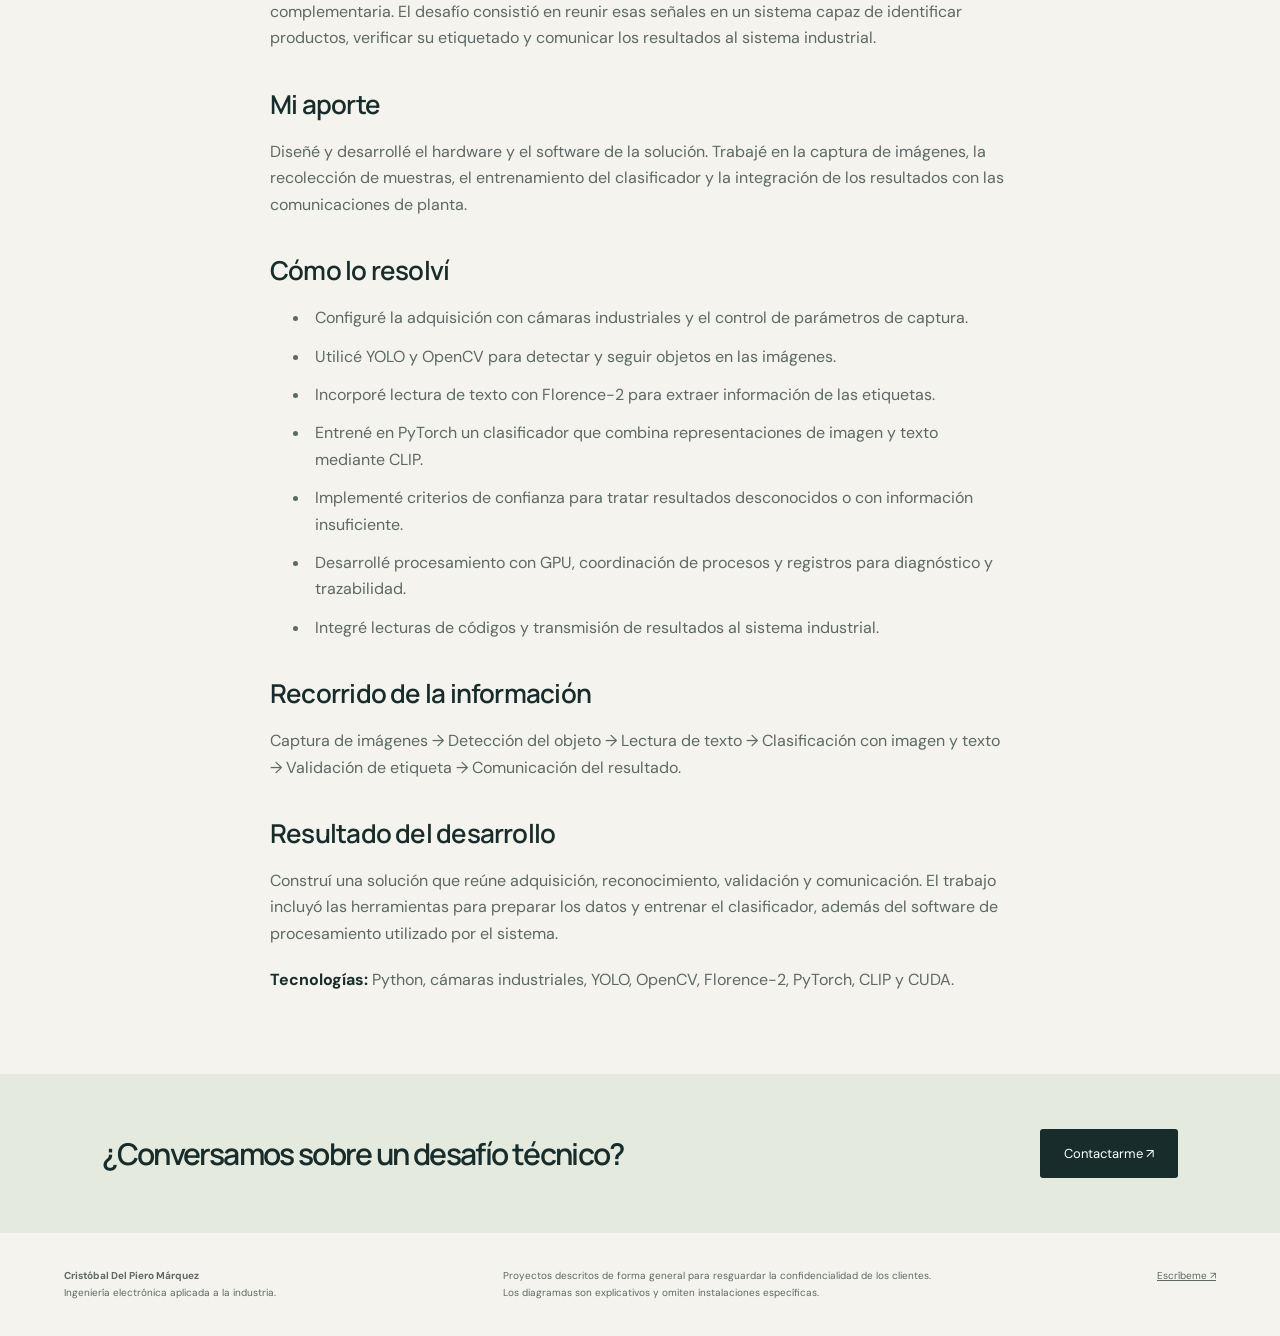
<file: vision.html>
<!doctype html><html lang="es"><head><meta charset="utf-8"><meta name="viewport" content="width=device-width,initial-scale=1"><meta name="description" content="Portafolio de Cristóbal Del Piero: visión artificial, electrónica, firmware, IoT e integración industrial."><meta name="theme-color" content="#f4f3ed"><title>Visión artificial | Cristóbal Del Piero</title><link rel="stylesheet" href="estilos.css?v=5d9b4b529e"></head><body><a class="skip" href="#contenido">Saltar al contenido</a><header class="header"><a class="brand" href="index.html" aria-label="Inicio">CDP<span> / Ingeniería electrónica</span></a><nav aria-label="Principal"><a href="index.html#proyectos">Proyectos</a><a href="index.html#sobre-mi">Sobre mí</a><a href="index.html#contacto">Contacto <span>↗</span></a></nav></header><main id="contenido"><section class="case-top"><a class="back" href="index.html#proyectos">← Todos los proyectos</a><p class="eyebrow">PROYECTO 01 / Visión artificial</p><h1>Identificar, leer, verificar.</h1><p class="intro">Hardware y software para reconocer productos y validar etiquetas en una línea de producción.</p><div class="flow" aria-label="Flujo de funcionamiento"><span>Cámara</span><span>Detección</span><span>OCR + clasificación</span><span>Resultado</span></div></section><section class="gallery"><p class="eyebrow">EL SISTEMA EN FUNCIONAMIENTO</p><h2>Identificación del producto.</h2><p>Detección del envase, lectura de su etiqueta e identificación mediante visión artificial.</p><figure><a href="imagenes/vision-foto.png?v=85eff1dc32"><img src="imagenes/vision-foto.png?v=85eff1dc32" alt="Producto y resultado real de detección, OCR y clasificación" loading="lazy"></a><figcaption></figcaption></figure></section><article class="case-copy">
<h3>Identificar un producto y verificar su etiqueta</h3>
<p>En una línea de producción, la apariencia del envase y el texto de la etiqueta aportan información complementaria. El desafío consistió en reunir esas señales en un sistema capaz de identificar productos, verificar su etiquetado y comunicar los resultados al sistema industrial.</p>
<h3>Mi aporte</h3>
<p>Diseñé y desarrollé el hardware y el software de la solución. Trabajé en la captura de imágenes, la recolección de muestras, el entrenamiento del clasificador y la integración de los resultados con las comunicaciones de planta.</p>
<h3>Cómo lo resolví</h3>
<ul>
<li>Configuré la adquisición con cámaras industriales y el control de parámetros de captura.</li>
<li>Utilicé YOLO y OpenCV para detectar y seguir objetos en las imágenes.</li>
<li>Incorporé lectura de texto con Florence-2 para extraer información de las etiquetas.</li>
<li>Entrené en PyTorch un clasificador que combina representaciones de imagen y texto mediante CLIP.</li>
<li>Implementé criterios de confianza para tratar resultados desconocidos o con información insuficiente.</li>
<li>Desarrollé procesamiento con GPU, coordinación de procesos y registros para diagnóstico y trazabilidad.</li>
<li>Integré lecturas de códigos y transmisión de resultados al sistema industrial.</li>
</ul>
<h3>Recorrido de la información</h3>
<p>Captura de imágenes → Detección del objeto → Lectura de texto → Clasificación con imagen y texto → Validación de etiqueta → Comunicación del resultado.</p>
<h3>Resultado del desarrollo</h3>
<p>Construí una solución que reúne adquisición, reconocimiento, validación y comunicación. El trabajo incluyó las herramientas para preparar los datos y entrenar el clasificador, además del software de procesamiento utilizado por el sistema.</p>
<p><strong>Tecnologías:</strong> Python, cámaras industriales, YOLO, OpenCV, Florence-2, PyTorch, CLIP y CUDA.</p>
</article><section class="next"><h2>¿Conversamos sobre un desafío técnico?</h2><a class="button" href="mailto:Cristobal.delpiero@gmail.com">Contactarme ↗</a></section></main><footer><div><strong>Cristóbal Del Piero Márquez</strong><br>Ingeniería electrónica aplicada a la industria.</div><p>Proyectos descritos de forma general para resguardar la confidencialidad de los clientes.<br>Los diagramas son explicativos y omiten instalaciones específicas.</p><a href="mailto:Cristobal.delpiero@gmail.com">Escríbeme ↗</a></footer></body></html>
</file>
<file: estilos.css>
@import url('https://fonts.googleapis.com/css2?family=DM+Sans:wght@400;500;600;700&family=Manrope:wght@400;500;600;700;800&display=swap');
:root{--paper:#f4f3ed;--ink:#172c2b;--muted:#5c6965;--blue:#215bcb;--line:#d4d9ce}*{box-sizing:border-box}html{scroll-behavior:smooth;scroll-padding-top:30px}body{margin:0;background:var(--paper);color:var(--ink);font-family:'DM Sans',sans-serif;font-size:16px;line-height:1.65}a{color:inherit}a:focus-visible{outline:3px solid var(--blue);outline-offset:6px}.skip{position:absolute;left:12px;top:-100px;background:white;padding:10px;z-index:10}.skip:focus{top:10px}.header{max-width:1400px;margin:auto;padding:28px 5%;display:flex;align-items:center;justify-content:space-between;border-bottom:1px solid var(--line)}.brand{text-decoration:none;font-weight:800;font-size:23px;letter-spacing:-1px}.brand span{font-size:12px;font-weight:500;letter-spacing:0;margin-left:16px;color:var(--muted)}nav{display:flex;gap:32px}nav a{text-decoration:none;font-size:13px}nav a:hover,.text-link:hover{color:var(--blue)}h1,h2,h3{font-family:Manrope,sans-serif;line-height:1.12;letter-spacing:-.055em;font-weight:600;margin:0}h1{font-size:clamp(42px,4.7vw,70px)}h2{font-size:clamp(33px,3.1vw,47px)}h3{font-size:30px}p{margin:0 0 20px}.eyebrow{font-size:10px;font-weight:700;letter-spacing:1.5px;margin-bottom:26px}.hero{max-width:1400px;margin:auto;padding:78px 5% 66px;display:grid;grid-template-columns:1.1fr 1fr;gap:7%;align-items:center}h1 em{font-style:normal;color:var(--blue)}.intro{font-size:17px;line-height:1.75;color:var(--muted);max-width:480px;margin:26px 0}.actions{display:flex;align-items:center;gap:25px;flex-wrap:wrap}.button{display:inline-block;background:var(--ink);color:white;padding:14px 24px;text-decoration:none;font-size:13px;border-radius:3px;transition:background .15s}.button:hover{background:var(--blue)}.text-link{text-decoration:none;font-size:13px;border-bottom:1px solid var(--ink);padding:5px 0}.hero-meta{display:flex;gap:24px;font-size:10px;color:var(--muted);margin-top:42px}.hero-meta span:before{content:'•';color:var(--blue);margin-right:7px}.blueprint{padding:26px 32px 20px;background-color:#e8ecdf;background-image:linear-gradient(#bac6b933 1px,transparent 1px),linear-gradient(90deg,#bac6b933 1px,transparent 1px);background-size:20px 20px;border:1px solid #cdd5c5;transform:rotate(-1deg);border-radius:4px}.diagram-label,.diagram-bottom{display:block;font-family:monospace;font-size:9px;letter-spacing:1px}.diagram-label{margin-bottom:24px}.node{background:#f8f9f1;border:1px solid #a4b69f;padding:13px 18px;max-width:330px;margin:auto;box-shadow:4px 4px 0 #ced7c5}.node small{display:block;font-size:8px;letter-spacing:1px;color:var(--muted)}.node strong{display:block;font-size:15px}.node span{font-size:10px;color:var(--muted)}.n3{border-color:var(--blue)}.n3 strong{color:var(--blue)}.connector{text-align:center;line-height:23px;color:#687a64}.diagram-bottom{margin-top:20px;text-align:right}.specialties{max-width:1260px;margin:auto;border-top:1px solid var(--line);border-bottom:1px solid var(--line);display:flex;justify-content:space-between;padding:21px 0;font-size:10px;letter-spacing:1.5px;color:var(--muted)}.section{max-width:1400px;margin:auto;padding:88px 5%}.section-heading{display:flex;justify-content:space-between;align-items:end;gap:40px;margin-bottom:38px}.section-heading>p{max-width:330px;font-size:14px;color:var(--muted);margin:0}.projects{display:grid;grid-template-columns:1fr 1fr;gap:25px}.project{display:block;border:1px solid var(--line);text-decoration:none;background:#fafaf5;transition:transform .2s,border-color .2s}.project:hover{transform:translateY(-4px);border-color:var(--blue)}.project-heading{display:flex;justify-content:space-between;font-size:11px;padding:18px 24px}.project-heading>span:last-child{font-size:19px;color:var(--blue)}.project-visual{height:185px;display:flex;align-items:center;padding:25px;background:#e4eade;background-image:radial-gradient(#adbda7 .7px,transparent .7px);background-size:12px 12px}.iot .project-visual{background-color:#e0e8ef}.instrumentacion .project-visual{background-color:#eae6d9}.ia .project-visual{background-color:#e5e3ee}.flow{display:flex;align-items:center;justify-content:center;gap:13px;width:100%;flex-wrap:wrap}.flow span{position:relative;padding:12px 10px;border:1px solid #839c8a;background:#ffffffd9;font:10px monospace;box-shadow:3px 3px 0 #172c2b14}.flow span:not(:last-child):after{content:'→';position:absolute;right:-12px;top:12px}.project-copy{padding:25px}.project-copy h3{font-size:27px;margin-bottom:15px}.project-copy p{font-size:14px;color:var(--muted);max-width:440px}.project-copy small{font-size:10px;letter-spacing:.5px;color:var(--blue)}.about{border-top:1px solid var(--line);display:grid;grid-template-columns:1fr 1fr;gap:9%}.about .text-link{display:inline-block;margin-top:28px}.prose h3{font-size:24px;letter-spacing:-.03em;margin-bottom:24px}.prose p{font-size:15px;color:var(--muted)}.facts{border-top:1px solid var(--line);padding-top:24px}.facts p{font-size:12px}.facts strong{color:var(--ink)}.skills{padding-top:35px}.skills h2{margin-bottom:32px}table{border-collapse:collapse;width:100%;text-align:left;font-size:13px}th,td{padding:18px 15px;border-bottom:1px solid var(--line);vertical-align:top}th{font-size:10px;letter-spacing:1px;text-transform:uppercase;color:var(--muted)}td:first-child{font-weight:600;width:25%}.contact{padding:75px 8%;background:#e5eadf;border-top:1px solid #ccd5c6}.contact h2{font-size:clamp(36px,4.4vw,64px);margin-bottom:22px}.contact>p:not(.eyebrow){color:var(--muted);font-size:14px}.email{display:inline-block;font-size:clamp(16px,2.5vw,29px);margin-bottom:30px;text-underline-offset:7px;text-decoration-thickness:1px}footer{max-width:1400px;padding:35px 5%;margin:auto;display:flex;gap:35px;justify-content:space-between;font-size:10px;color:var(--muted)}footer p{max-width:490px;margin:0}footer a{white-space:nowrap}.case-top{max-width:1100px;margin:auto;padding:50px 5%}.back{display:inline-block;font-size:12px;margin-bottom:40px;text-decoration:none}.case-top h1{max-width:850px}.case-top .intro{max-width:700px}.case-top .flow{background:#e5eadf;padding:35px;margin-top:35px}.case-copy{max-width:800px;margin:auto;padding:10px 30px 60px}.case-copy h3{font-size:26px;letter-spacing:-.03em;margin:38px 0 20px}.case-copy p,.case-copy li{color:var(--muted)}.case-copy li{padding-left:5px;margin-bottom:12px}.case-copy strong{color:var(--ink)}.next{padding:55px 8%;background:#e5eadf;display:flex;align-items:center;justify-content:space-between;gap:30px}.next h2{font-size:30px;max-width:600px}@media(min-width:1500px){.specialties{max-width:1260px}}@media(max-width:900px){.hero{gap:4%;padding-top:50px}.blueprint{padding:18px}.brand span{display:none}.specialties{margin:0 5%;gap:20px;font-size:8px}.project-visual .flow{gap:10px}.project-visual .flow span{font-size:8px;padding:10px 7px}.hero-meta{flex-direction:column;gap:5px}footer{flex-wrap:wrap}}@media(max-width:650px){.header{padding:20px 6%}nav{gap:18px}nav a{font-size:11px}.hero{display:block;padding:42px 6%}.hero h1{font-size:46px}.hero .intro{font-size:16px}.hero-meta{margin-top:25px}.blueprint{margin-top:40px;transform:none;padding:24px}.specialties{display:grid;grid-template-columns:1fr 1fr;gap:15px;padding:18px 0}.section{padding:55px 6%}.section-heading{display:block}.section-heading>p{margin-top:20px}.projects{grid-template-columns:1fr}.project-visual{height:155px}.project-visual .flow span{font-size:9px}.about{display:block}.about>.prose{margin-top:35px}.contact{padding:50px 6%}.table-wrap{overflow-x:auto}td:first-child{width:30%}th,td{padding:15px 8px;font-size:12px}.case-top{padding:35px 6%}.case-top h1{font-size:43px}.case-copy{padding:0 6% 45px}.next{display:block;padding:35px 6%}.next .button{margin-top:25px}.case-top .flow{padding:25px 12px}.case-top .flow span{font-size:9px;padding:10px 7px}footer{padding:30px 6%;gap:20px}.email{overflow-wrap:anywhere}}@media(prefers-reduced-motion:reduce){html{scroll-behavior:auto}*{transition:none!important}}
/* Evidencias visuales y demostraciones */
.project-visual.has-photo{height:260px;padding:0;background:#e4e8df;overflow:hidden}.project-visual.has-photo img{width:100%;height:100%;object-fit:cover}.instrumentacion .project-visual img{object-position:center 30%}.vision .project-visual img,.ia .project-visual img{object-fit:contain;padding:14px;background:#e5eae6}.gallery{max-width:1140px;padding:20px 40px 50px;margin:auto}.gallery h2{font-size:35px;margin-bottom:20px}.gallery>p:not(.eyebrow){font-size:14px;color:var(--muted);max-width:800px}.gallery-grid{display:grid;grid-template-columns:1fr 1fr;gap:24px}.gallery figure{margin:0 0 25px}.gallery img{display:block;width:100%;height:auto;border:1px solid var(--line);border-radius:4px}.gallery a:hover img{border-color:var(--blue)}figcaption{font-size:12px;line-height:1.6;color:var(--muted);padding:12px 0}.photo-story{display:grid;grid-template-columns:1fr 1fr;gap:40px;align-items:center}.photo-story figure{max-width:400px}.photo-story h3{font-size:28px;margin-bottom:20px}.photo-story p{font-size:15px;color:var(--muted)}.agent-gallery{display:grid;grid-template-columns:1fr 1fr;gap:25px}.agent-gallery figure:first-child{grid-column:1/-1;max-width:850px}.evidence-page{max-width:1120px;padding:55px 35px;margin:auto}.evidence-page h1{font-size:44px}.evidence-note{font-size:12px;color:var(--muted);line-height:1.8;margin:20px 0}.execution{display:flex;align-items:center;flex-wrap:wrap;gap:12px;margin:25px 0;font-size:11px}.execution span{background:#e2e8dd;padding:6px 12px;border:1px solid #cbd4c4;border-radius:3px}.execution b{font-weight:400;color:var(--muted)}.evidence-panel{border:1px solid #cdd7cd;border-radius:8px;overflow:hidden;background:#fff;box-shadow:0 8px 30px #172c2b0b}.panel-bar{background:#193c39;color:#fff;padding:18px 24px;font-size:13px;display:flex;align-items:center;gap:10px}.panel-bar>span:last-child{margin-left:auto;font-size:10px;opacity:.8}.status-dot{width:7px;height:7px;background:#a1c8a5;display:inline-block;border-radius:50%}.question{background:#eef2ea;padding:24px 30px}.question small,.answer small,.ocr-columns small{display:block;font-size:9px;font-weight:700;letter-spacing:1.5px;margin-bottom:14px;color:#47695a}.question p{font-size:15px;margin:0}.answer{padding:28px 30px 10px}.answer p,.answer li{font-size:15px;line-height:1.8}.answer ol,.answer ul{padding-left:22px}.answer p:last-child{margin-bottom:20px}.evidence-tools{padding:15px 30px;font-size:11px;border-top:1px solid #dce3d7;color:var(--muted)}.ocr-columns{display:grid;grid-template-columns:1.1fr 1fr;gap:30px;align-items:center;padding:30px}.ocr-columns img{width:100%;display:block;border:1px solid #d4d9ce}.ocr-columns pre{white-space:pre-wrap;overflow-wrap:anywhere;font:17px/1.8 monospace;background:#f0f4ec;padding:20px;border-left:3px solid #568c64}.ocr-columns p{font-size:11px;color:var(--muted)}@media(max-width:650px){.gallery{padding:10px 6% 30px}.gallery h2{font-size:29px}.gallery-grid,.photo-story,.agent-gallery{grid-template-columns:1fr}.agent-gallery figure:first-child{grid-column:auto}.photo-story{gap:10px}.project-visual.has-photo{height:230px}.evidence-page{padding:35px 6%}.evidence-page h1{font-size:34px}.panel-bar{padding:14px;font-size:11px}.panel-bar>span:last-child{font-size:8px}.question,.answer{padding:20px}.answer p,.answer li,.question p{font-size:14px}.evidence-tools{padding:15px 20px}.ocr-columns{grid-template-columns:1fr;padding:18px;gap:20px}.execution{gap:7px;font-size:9px}}
.iot .project-visual.has-photo img{object-fit:contain;background:#b7b5c7}.gallery-grid figure:first-child{grid-column:1/-1}.gallery-grid figure:first-child img{max-height:740px;object-fit:contain;background:#b7b5c7}
/* Demostración de identificación sobre fotografía */
.product-result{display:grid;grid-template-columns:.9fr 1.1fr;gap:28px;padding:30px}.product-isolated{display:flex;flex-direction:column;align-items:center;justify-content:center;background:#f0f1e9;border:1px solid #e1e5da;border-radius:5px;padding:18px}.product-isolated img{width:100%;height:450px;object-fit:contain}.product-isolated>small{font-size:8px;letter-spacing:1px;color:var(--muted);margin-top:16px;text-align:center}.product-analysis{padding:12px 5px}.product-analysis>small,.read-text small{display:block;font-size:9px;letter-spacing:1.3px;font-weight:700;color:#47695a;margin-bottom:14px}.product-analysis h2{font-size:31px;letter-spacing:-.04em;color:#256244}.identified-family{font-size:18px;margin-top:12px}.result-metrics{display:grid;grid-template-columns:1fr 1fr;gap:15px;border-top:1px solid var(--line);border-bottom:1px solid var(--line);padding:20px 0;margin:22px 0}.result-metrics strong{display:block;font-size:27px;color:var(--blue);line-height:1.2}.result-metrics span{font-size:10px;color:var(--muted)}.read-text p{font:15px/1.6 monospace;background:#f1f4ec;padding:10px 14px;margin:0}.vision-stages{padding-left:19px;margin-top:23px}.vision-stages li{font-size:12px;margin-bottom:9px;color:var(--muted)}.run-details{padding:20px;border:1px solid var(--line);margin-bottom:25px;font-size:13px}.run-details summary{cursor:pointer;font-weight:600}.run-details p{margin-top:18px;color:var(--muted)}.vision .project-visual.has-photo img{padding:12px;background:#e9eddf}@media(max-width:650px){.product-result{grid-template-columns:1fr;padding:18px;gap:20px}.product-isolated img{height:320px}.product-analysis h2{font-size:29px}.result-metrics strong{font-size:26px}}
/* Proyecto visible desde la apertura de la portada */
.hero-project{display:block;text-decoration:none;background:#e8ecdf;border:1px solid #cdd5c5;border-radius:5px;padding:22px 28px 26px}.hero-project-heading{display:flex;justify-content:space-between;align-items:center;gap:20px;font-size:10px;font-weight:600;letter-spacing:1px}.hero-project-heading>span:last-child{font-size:11px;font-weight:400;letter-spacing:0;color:var(--blue)}.hero-project img{display:block;width:100%;height:420px;object-fit:contain;margin-top:20px}.hero-project:hover{border-color:var(--blue)}@media(max-width:900px){.hero-project{padding:20px}.hero-project img{height:360px}}@media(max-width:650px){.hero-project{margin-top:35px;padding:20px}.hero-project img{height:330px}}
@media(max-width:650px){.hero{display:grid;grid-template-columns:1fr;gap:0}.hero-copy{display:contents}.hero-copy>.eyebrow{grid-row:1}.hero-copy>h1{grid-row:2}.hero-project{grid-row:3;margin-top:22px}.hero-project img{height:300px}.hero-copy>.intro{grid-row:4}.hero-copy>.actions{grid-row:5}.hero-copy>.hero-meta{grid-row:6}}
</file>
